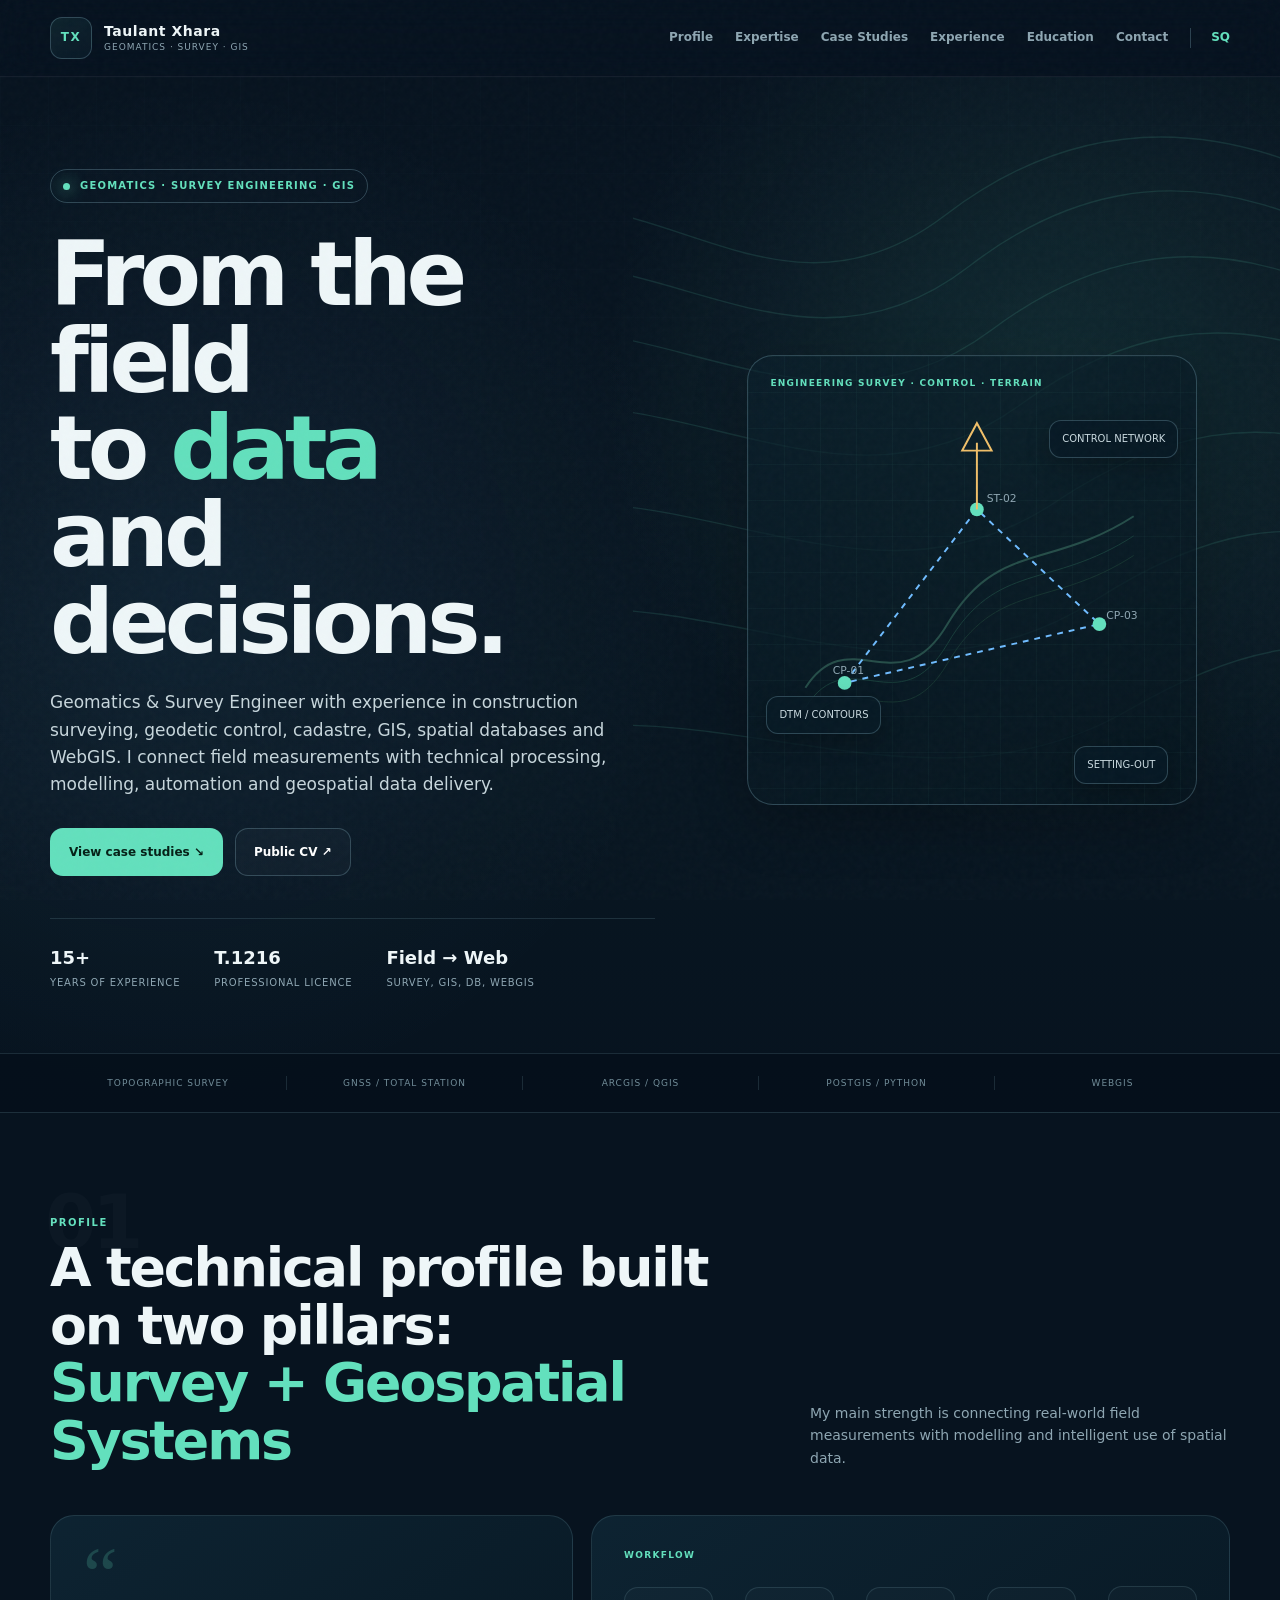
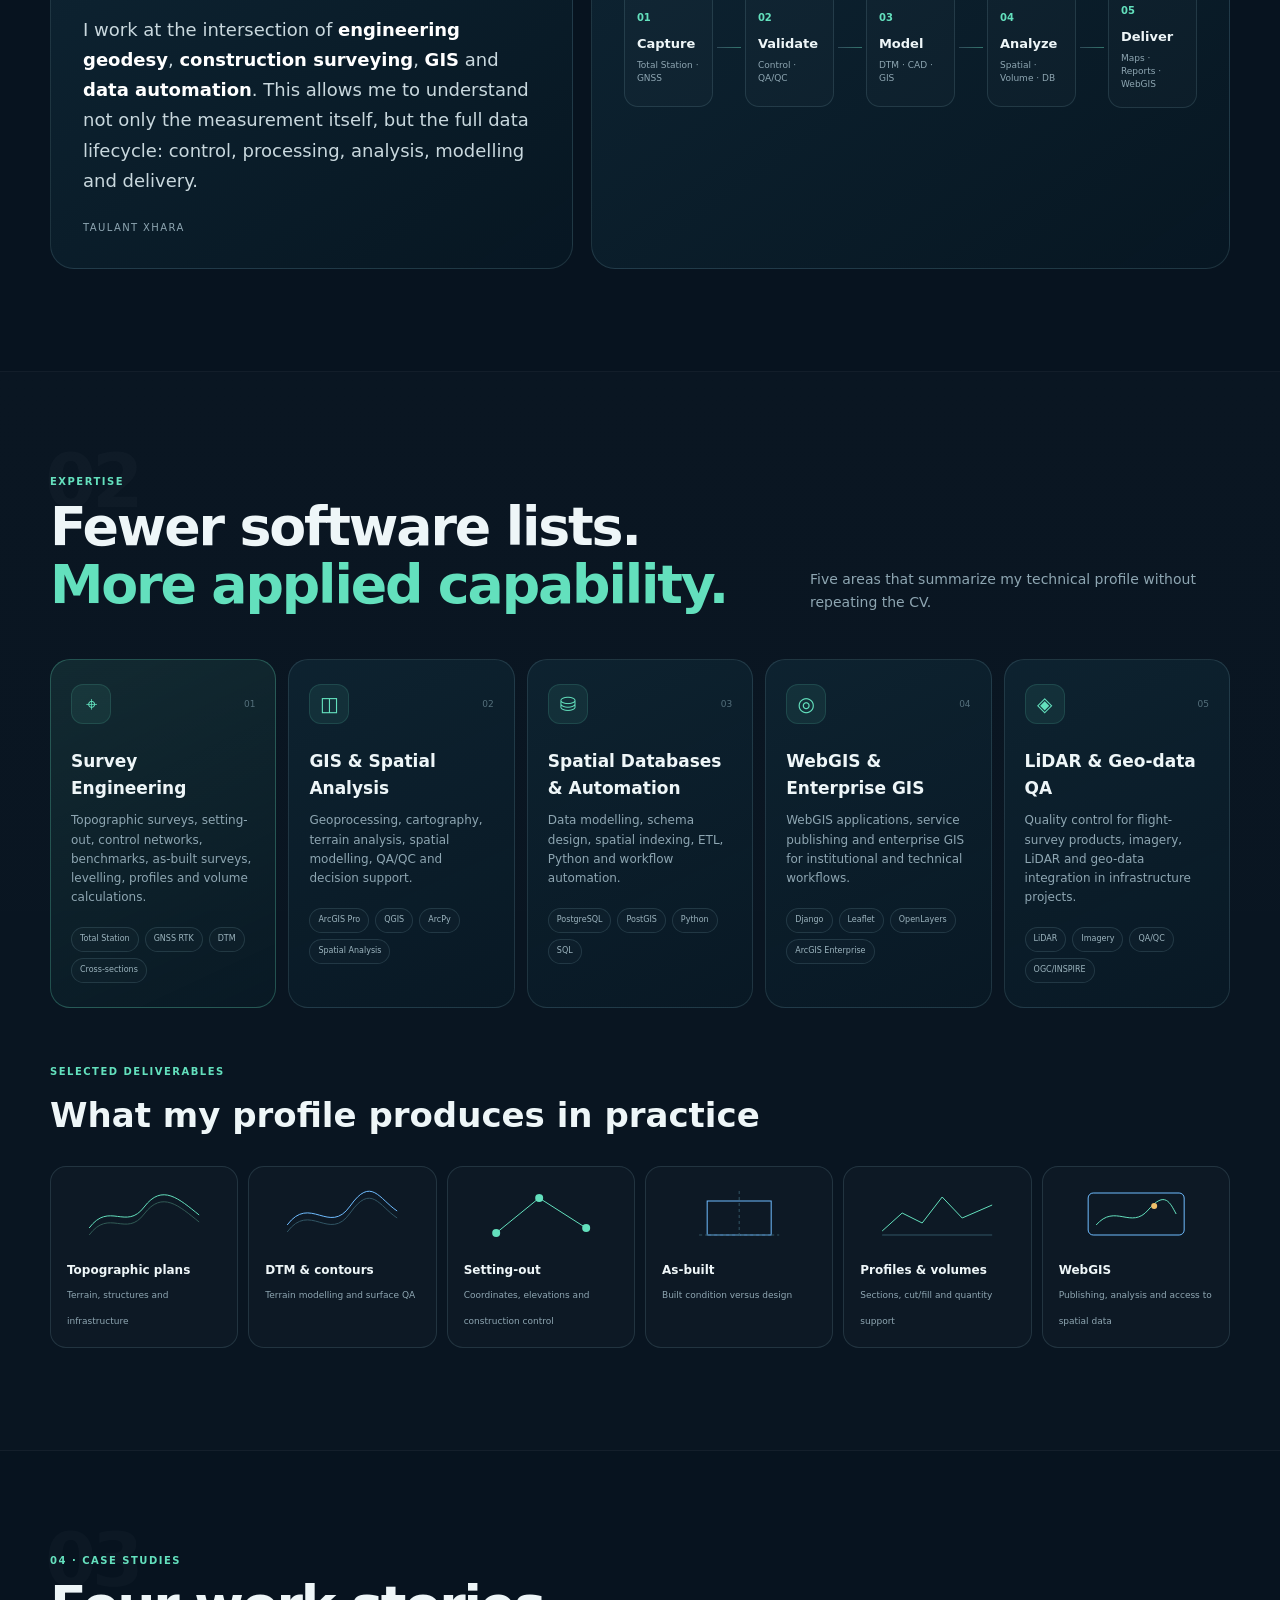
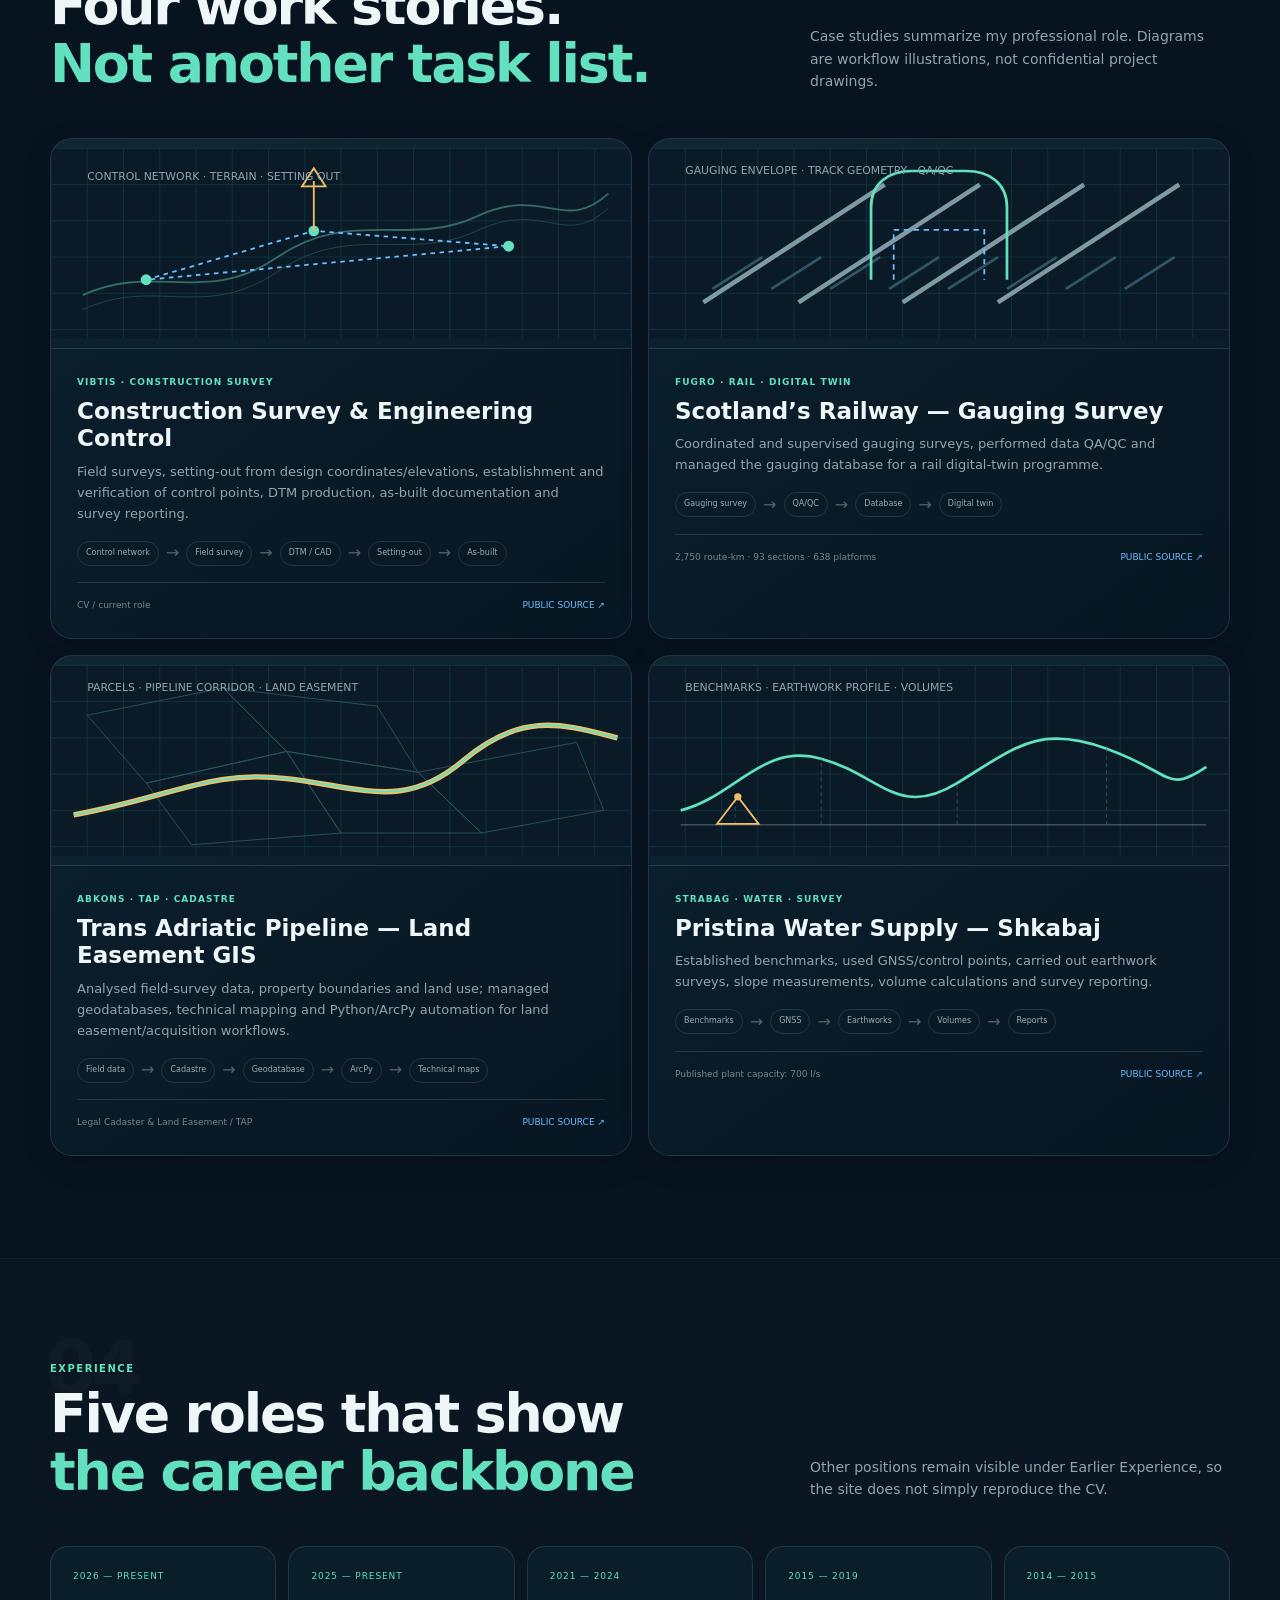
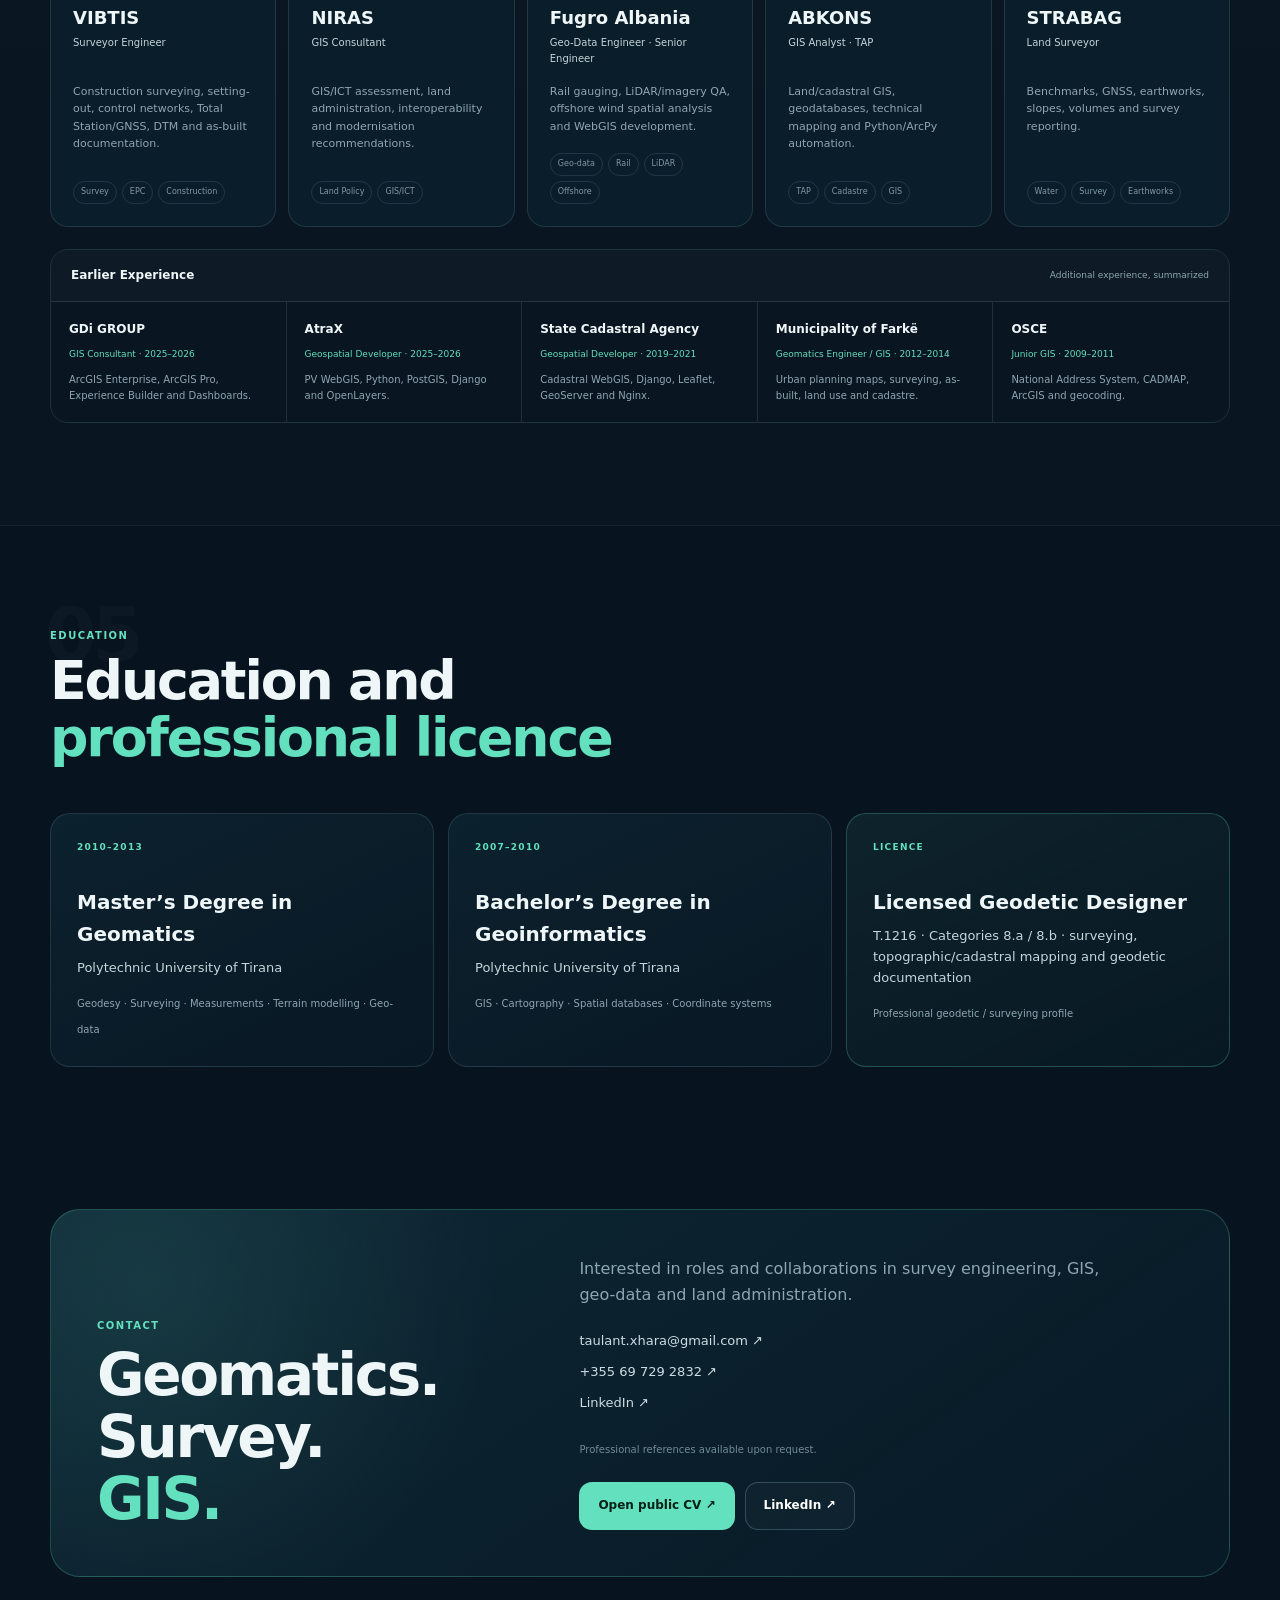
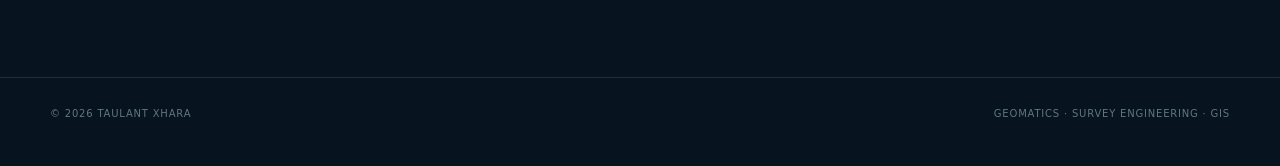
<file: index.html>
<!doctype html>
<html lang="en">
<head>
  <meta charset="utf-8">
  <meta name="viewport" content="width=device-width,initial-scale=1">

  <title>Taulant Xhara — Portfolio</title>

  <meta http-equiv="refresh" content="0; url=en/">

  <link rel="alternate" hreflang="sq" href="sq/">
  <link rel="alternate" hreflang="en" href="en/">

  <link rel="icon" href="assets/favicon.svg">

  <script>
    window.location.replace("en/");
  </script>
</head>

<body style="background:#07131f;color:#eef6f8;font-family:system-ui;padding:40px">

  Redirecting…

  <a style="color:#6fbcff" href="en/">English</a>
  ·
  <a style="color:#63e0bd" href="sq/">Shqip</a>

</body>
</html>
</file>
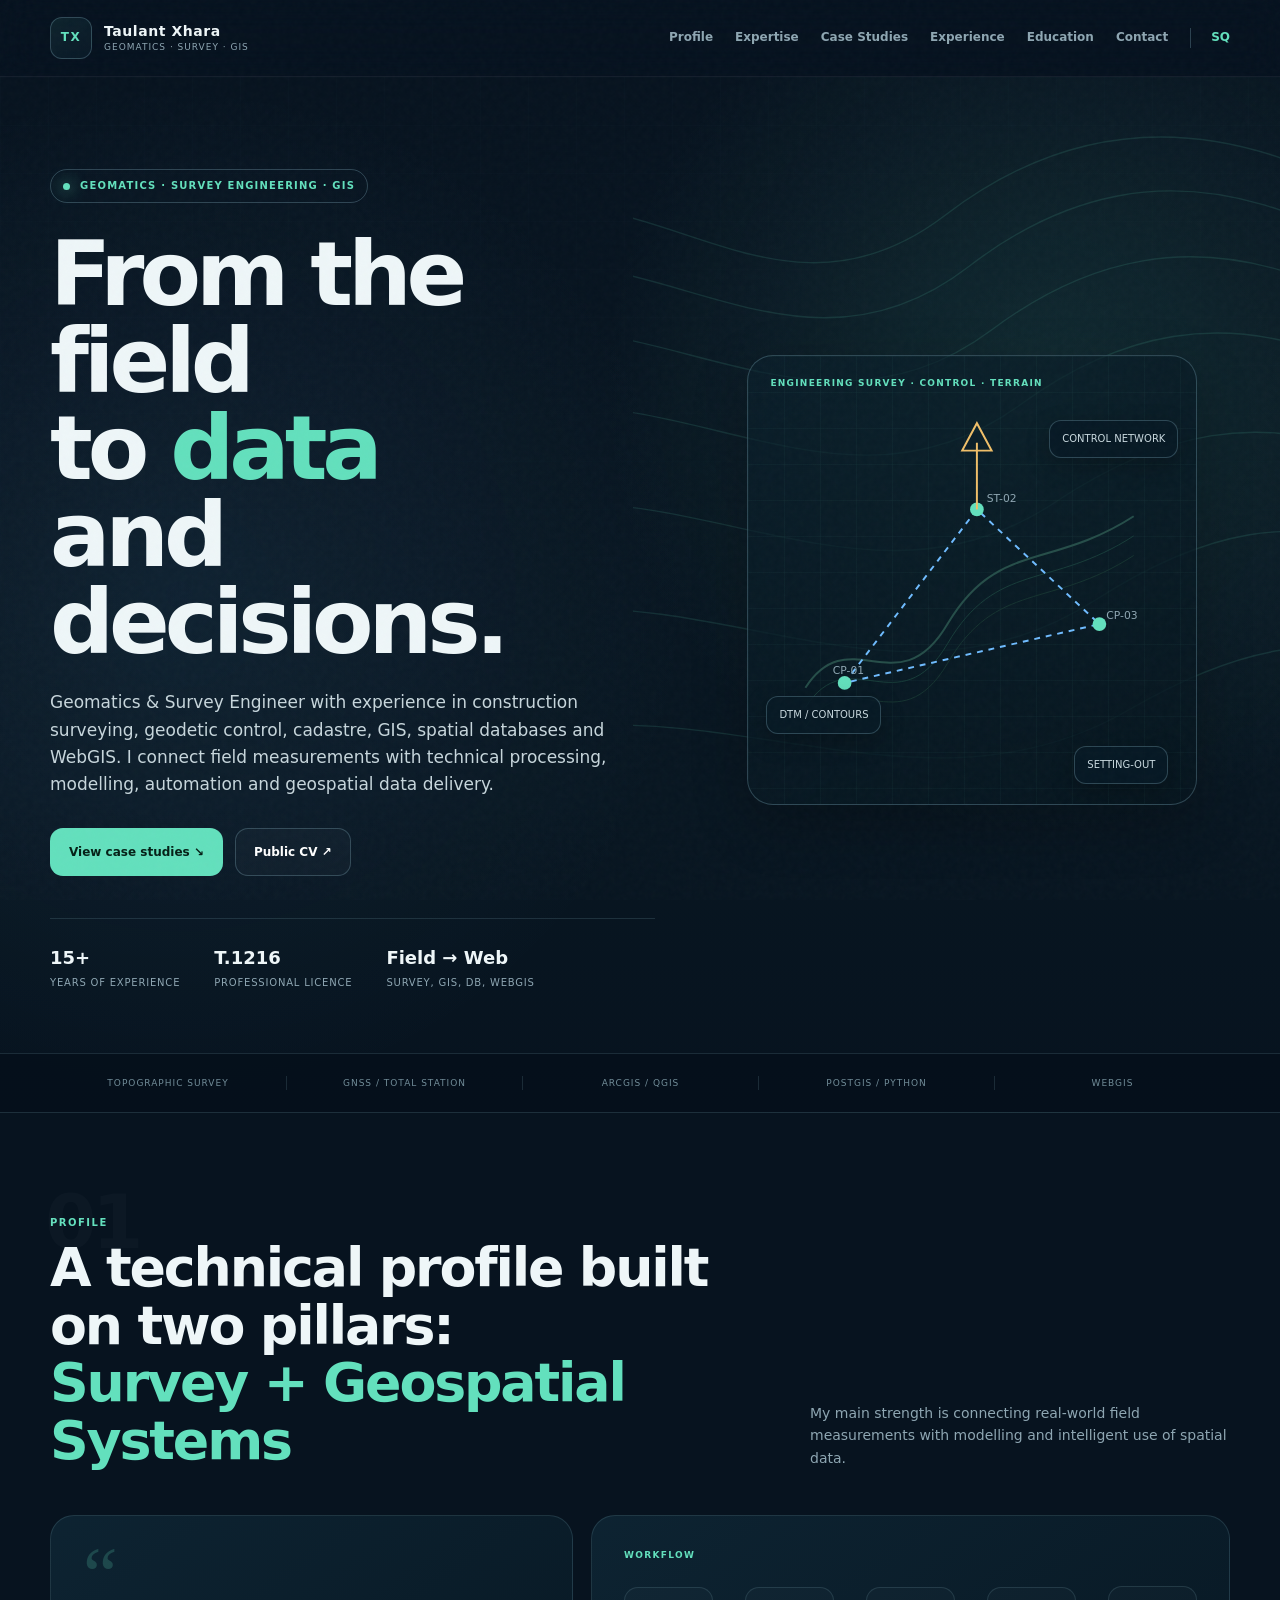
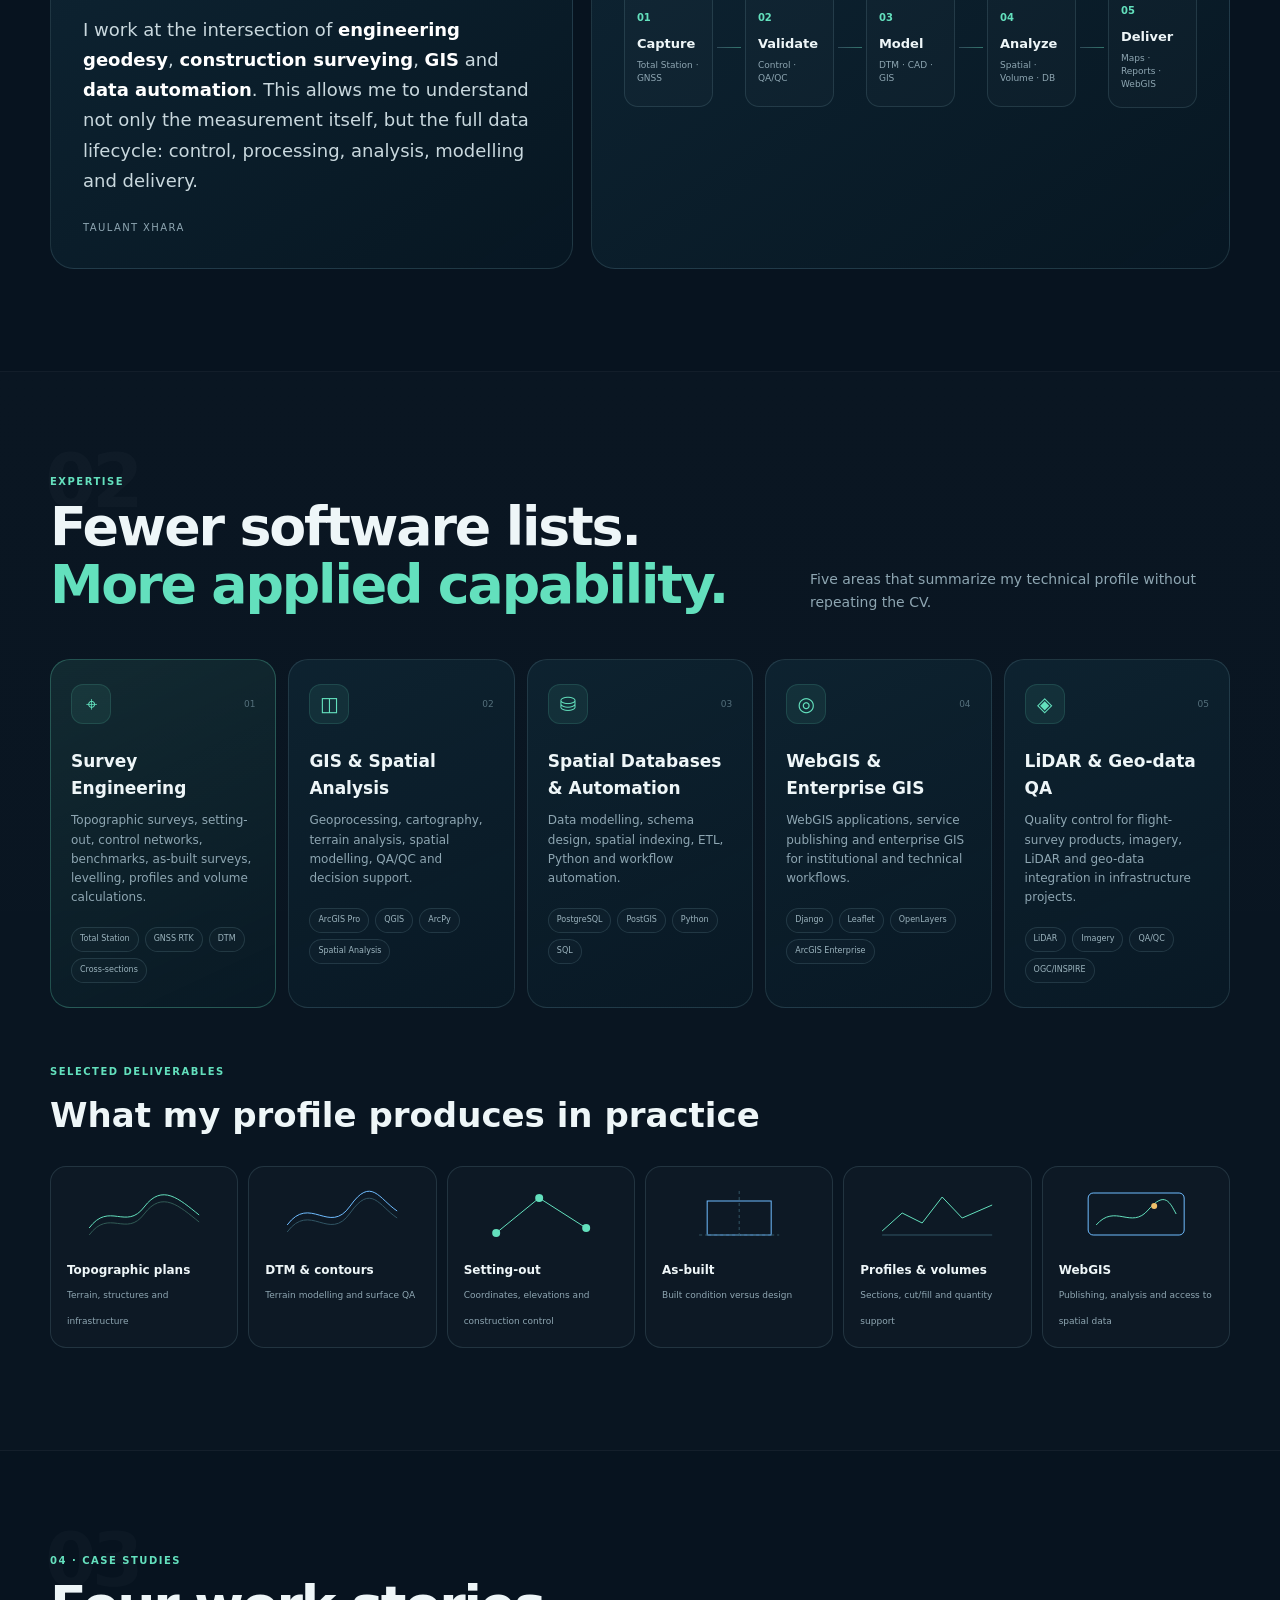
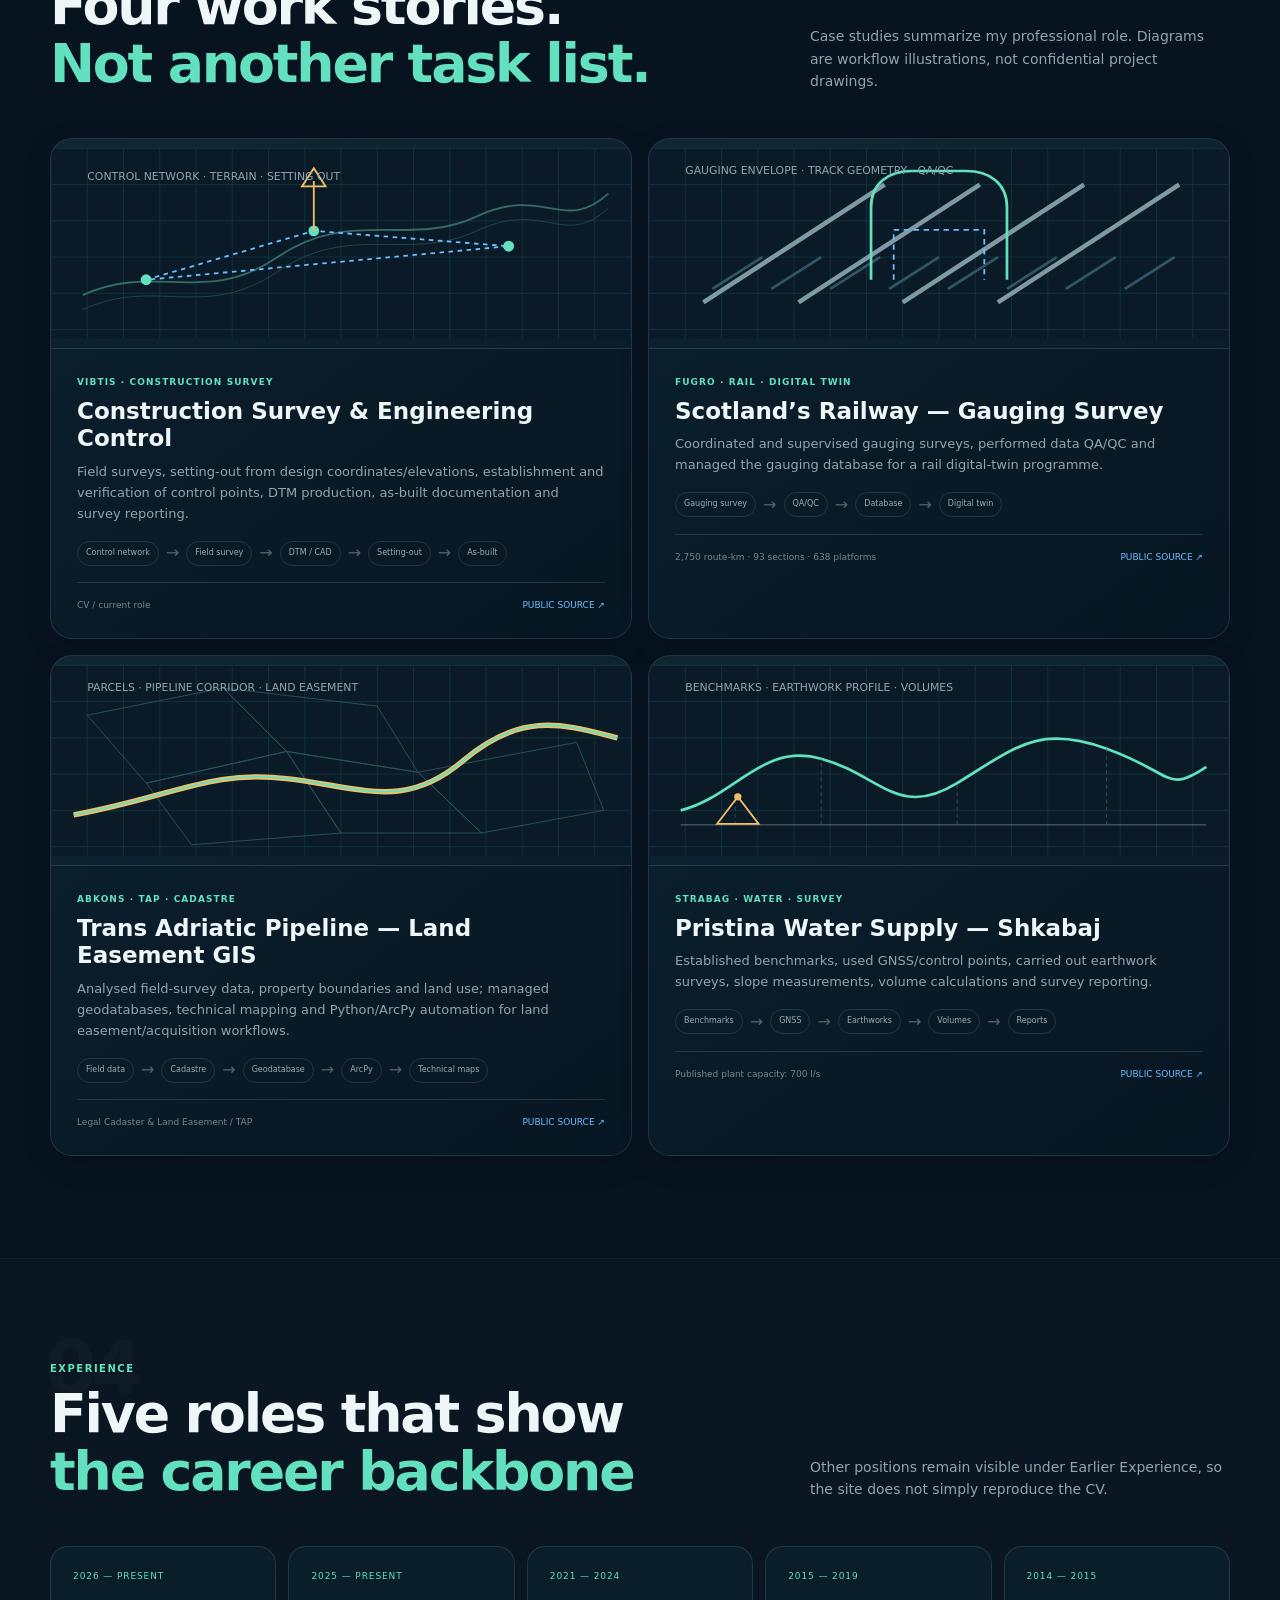
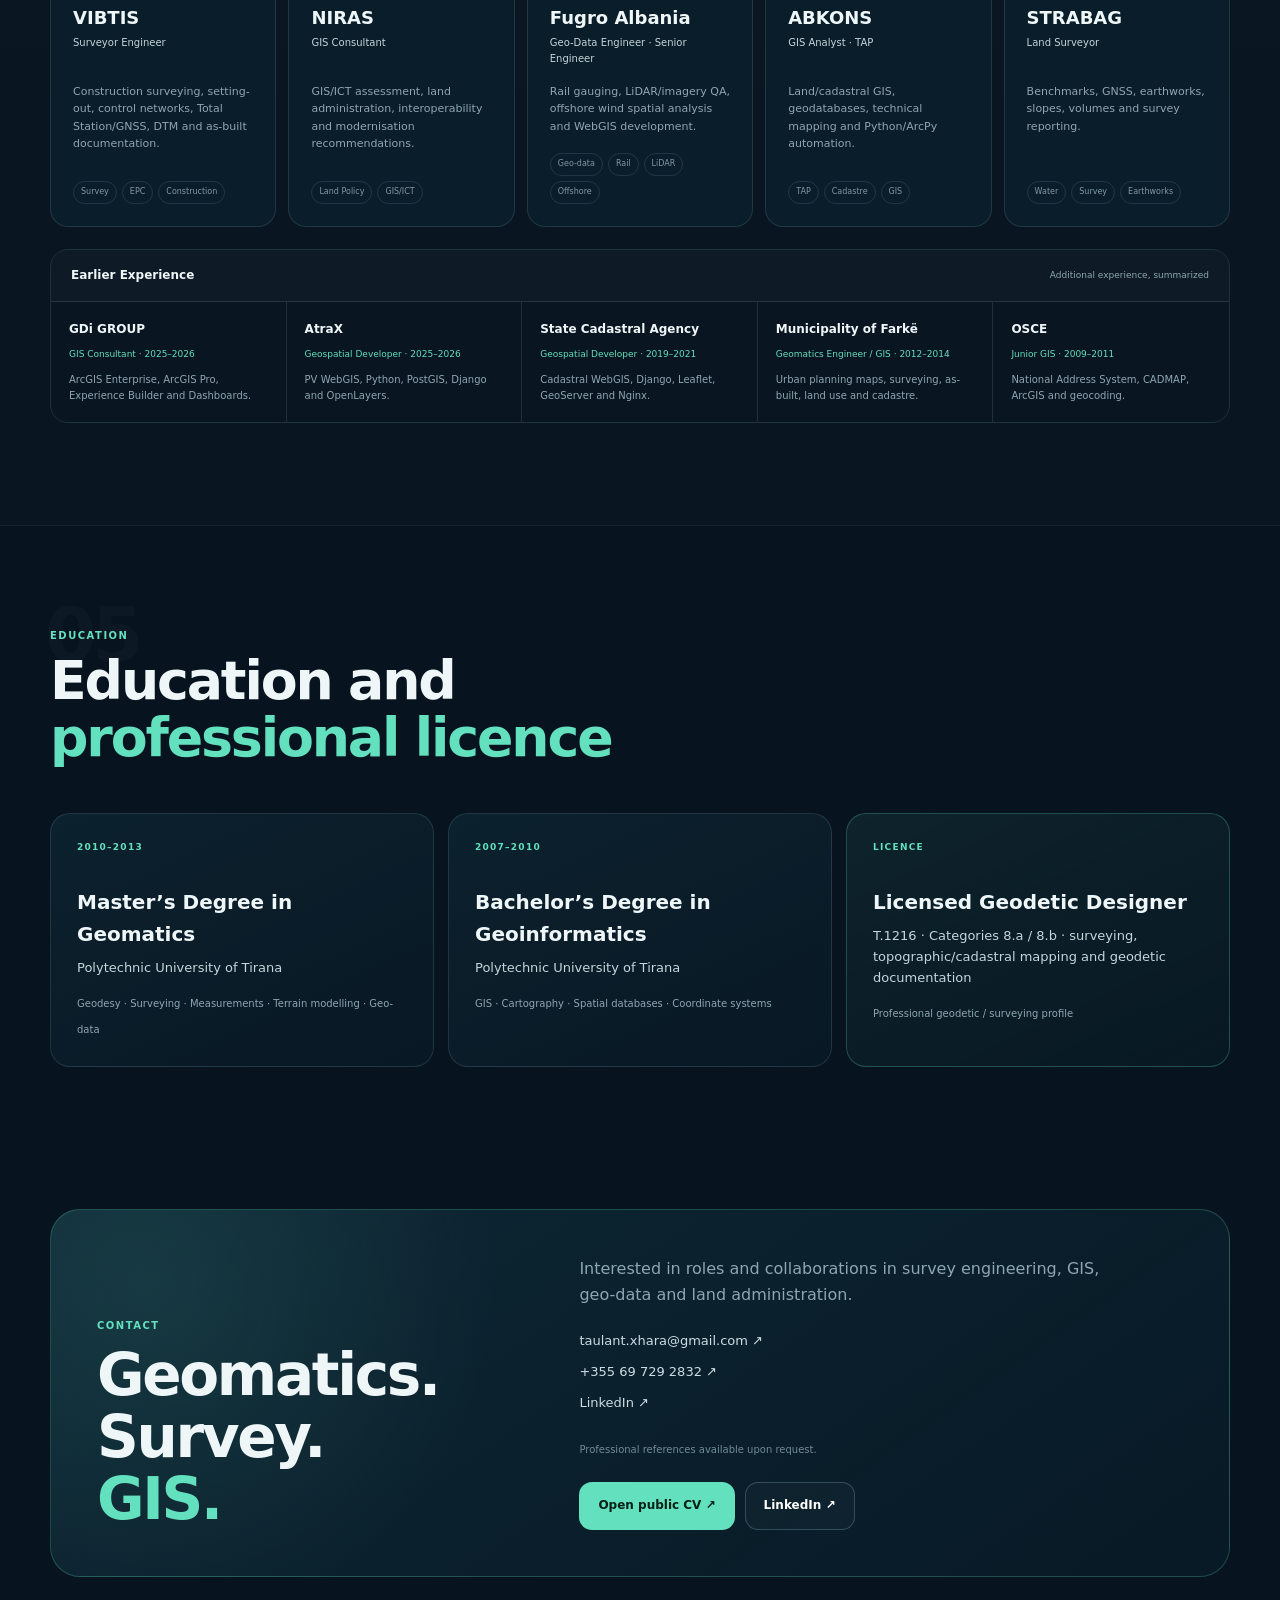
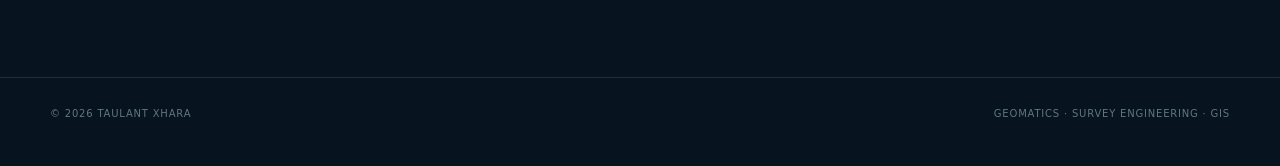
<file: en/index.html>
<!doctype html><html lang="en"><head><meta charset="utf-8"><meta name="viewport" content="width=device-width,initial-scale=1"><title>Taulant Xhara — Geomatics · Survey · GIS</title><meta name="description" content="Taulant Xhara — Geomatics, Survey Engineering, GIS, WebGIS and Spatial Data portfolio."><meta property="og:title" content="Taulant Xhara — Geomatics · Survey · GIS"><meta property="og:description" content="Survey Engineering, Geomatics, GIS and Geo-data portfolio."><meta property="og:image" content="../assets/og-card.png"><meta property="og:type" content="website"><meta name="theme-color" content="#07131f"><link rel="icon" href="../assets/favicon.svg"><link rel="stylesheet" href="../assets/style.css"><link rel="alternate" hreflang="sq" href="../sq/"><link rel="alternate" hreflang="en" href="../en/"><link rel="alternate" hreflang="x-default" href="../sq/"><script type="application/ld+json">{"@context": "https://schema.org", "@type": "Person", "name": "Taulant Xhara", "jobTitle": "Geomatics / Survey Engineer", "url": "https://example.com/en/", "sameAs": ["https://al.linkedin.com/in/taulant-xhara-462a4894"], "alumniOf": {"@type": "CollegeOrUniversity", "name": "Polytechnic University of Tirana"}, "knowsAbout": ["Geomatics", "Surveying", "Engineering Geodesy", "GIS", "WebGIS", "PostGIS", "ArcGIS", "QGIS", "LiDAR"]}</script></head><body>
<nav class="nav"><div class="shell nav-inner"><a href="#top" class="brand"><span class="brand-symbol">TX</span><span class="brand-text"><strong>Taulant Xhara</strong><small>Geomatics · Survey · GIS</small></span></a><button class="menu-btn" aria-label="Menu">☰</button><div class="nav-links"><a href="#profile">Profile</a><a href="#expertise">Expertise</a><a href="#projects">Case Studies</a><a href="#experience">Experience</a><a href="#education">Education</a><a href="#contact">Contact</a><a class="lang-link" href="../sq/">SQ</a></div></div></nav>
<header class="hero" id="top"><div class="grid-bg"></div><div class="contour-bg"></div><div class="shell hero-grid"><div><div class="status-pill"><span class="status-dot"></span>GEOMATICS · SURVEY ENGINEERING · GIS</div><h1>From the field<br>to <span>data</span><br>and decisions.</h1><p class="hero-lead">Geomatics &amp; Survey Engineer with experience in construction surveying, geodetic control, cadastre, GIS, spatial databases and WebGIS. I connect field measurements with technical processing, modelling, automation and geospatial data delivery.</p><div class="hero-actions"><a class="btn btn-primary" href="#projects">View case studies ↘</a><a class="btn btn-secondary" href="cv-public.html">Public CV ↗</a></div><div class="hero-meta"><div><b>15+</b><span>years of experience</span></div><div><b>T.1216</b><span>professional licence</span></div><div><b>Field → Web</b><span>survey, GIS, DB, WebGIS</span></div></div></div><div class="survey-visual"><div class="survey-frame"><div class="visual-label">ENGINEERING SURVEY · CONTROL · TERRAIN</div><svg class="survey-svg" viewBox="0 0 400 400"><g fill="none"><path d="M30 310C75 240 125 330 175 245S280 190 365 135" stroke="#264e49" stroke-width="2"/><path d="M30 330C75 260 125 350 175 265S280 210 365 155" stroke="#183d3a"/><path d="M30 350C75 280 125 370 175 285S280 230 365 175" stroke="#163431"/><path d="M70 305L205 128L330 245Z" stroke="#6fbcff" stroke-width="2" stroke-dasharray="6 6"/><circle cx="70" cy="305" r="7" fill="#63e0bd"/><circle cx="205" cy="128" r="7" fill="#63e0bd"/><circle cx="330" cy="245" r="7" fill="#63e0bd"/><path d="M205 128V60" stroke="#f0bf69" stroke-width="2"/><path d="M190 68h30l-15-28z" stroke="#f0bf69" stroke-width="2"/></g><text x="58" y="296" fill="#8ea6b2" font-size="11">CP-01</text><text x="215" y="120" fill="#8ea6b2" font-size="11">ST-02</text><text x="337" y="240" fill="#8ea6b2" font-size="11">CP-03</text></svg><div class="visual-chip v1">CONTROL NETWORK</div><div class="visual-chip v2">DTM / CONTOURS</div><div class="visual-chip v3">SETTING-OUT</div></div></div></div><div class="hero-strip"><div class="shell strip-grid"><span>TOPOGRAPHIC SURVEY</span><span>GNSS / TOTAL STATION</span><span>ARCGIS / QGIS</span><span>POSTGIS / PYTHON</span><span>WEBGIS</span></div></div></header>
<main>
<section id="profile" class="section"><div class="shell"><div class="section-header"><div><span class="section-index">01</span><p class="eyebrow">PROFILE</p><h2>A technical profile built on two pillars:<br><span>Survey + Geospatial Systems</span></h2></div><p class="section-intro">My main strength is connecting real-world field measurements with modelling and intelligent use of spatial data.</p></div><div class="profile-grid"><article class="statement-card"><div class="quote-mark">“</div><p>I work at the intersection of <b>engineering geodesy</b>, <b>construction surveying</b>, <b>GIS</b> and <b>data automation</b>. This allows me to understand not only the measurement itself, but the full data lifecycle: control, processing, analysis, modelling and delivery.</p><div class="signature">TAULANT XHARA</div></article><article class="workflow-card"><div class="card-label">WORKFLOW</div><div class="workflow-line"><div><b>01</b><span>Capture</span><small>Total Station · GNSS</small></div><i></i><div><b>02</b><span>Validate</span><small>Control · QA/QC</small></div><i></i><div><b>03</b><span>Model</span><small>DTM · CAD · GIS</small></div><i></i><div><b>04</b><span>Analyze</span><small>Spatial · Volume · DB</small></div><i></i><div><b>05</b><span>Deliver</span><small>Maps · Reports · WebGIS</small></div></div></article></div></div></section>
<section id="expertise" class="section alt"><div class="shell"><div class="section-header"><div><span class="section-index">02</span><p class="eyebrow">EXPERTISE</p><h2>Fewer software lists.<br><span>More applied capability.</span></h2></div><p class="section-intro">Five areas that summarize my technical profile without repeating the CV.</p></div><div class="expertise-grid"><article class="expertise-card featured"><div class="card-top"><span class="expertise-icon">⌖</span><span class="expertise-no">01</span></div><h3>Survey Engineering</h3><p>Topographic surveys, setting-out, control networks, benchmarks, as-built surveys, levelling, profiles and volume calculations.</p><div class="chips"><span>Total Station</span><span>GNSS RTK</span><span>DTM</span><span>Cross-sections</span></div></article><article class="expertise-card "><div class="card-top"><span class="expertise-icon">◫</span><span class="expertise-no">02</span></div><h3>GIS &amp; Spatial Analysis</h3><p>Geoprocessing, cartography, terrain analysis, spatial modelling, QA/QC and decision support.</p><div class="chips"><span>ArcGIS Pro</span><span>QGIS</span><span>ArcPy</span><span>Spatial Analysis</span></div></article><article class="expertise-card "><div class="card-top"><span class="expertise-icon">⛁</span><span class="expertise-no">03</span></div><h3>Spatial Databases &amp; Automation</h3><p>Data modelling, schema design, spatial indexing, ETL, Python and workflow automation.</p><div class="chips"><span>PostgreSQL</span><span>PostGIS</span><span>Python</span><span>SQL</span></div></article><article class="expertise-card "><div class="card-top"><span class="expertise-icon">◎</span><span class="expertise-no">04</span></div><h3>WebGIS &amp; Enterprise GIS</h3><p>WebGIS applications, service publishing and enterprise GIS for institutional and technical workflows.</p><div class="chips"><span>Django</span><span>Leaflet</span><span>OpenLayers</span><span>ArcGIS Enterprise</span></div></article><article class="expertise-card "><div class="card-top"><span class="expertise-icon">◈</span><span class="expertise-no">05</span></div><h3>LiDAR &amp; Geo-data QA</h3><p>Quality control for flight-survey products, imagery, LiDAR and geo-data integration in infrastructure projects.</p><div class="chips"><span>LiDAR</span><span>Imagery</span><span>QA/QC</span><span>OGC/INSPIRE</span></div></article></div><div style="height:56px"></div><p class="eyebrow">SELECTED DELIVERABLES</p><h2 style="margin:0 0 24px;font-size:34px">What my profile produces in practice</h2><div class="deliverables"><article class="deliverable"><svg viewBox="0 0 120 60"><path d="M5 45C25 18 42 48 60 24S95 16 115 32" fill="none" stroke="#63e0bd"/><path d="M5 52C25 25 42 55 60 31S95 23 115 39" fill="none" stroke="#315a55"/></svg><b>Topographic plans</b><span>Terrain, structures and infrastructure</span></article><article class="deliverable"><svg viewBox="0 0 120 60"><path d="M5 42C28 11 47 53 68 23S97 16 115 28" fill="none" stroke="#6fbcff"/><path d="M5 49C28 18 47 60 68 30S97 23 115 35" fill="none" stroke="#315564"/></svg><b>DTM &amp; contours</b><span>Terrain modelling and surface QA</span></article><article class="deliverable"><svg viewBox="0 0 120 60"><path d="M15 50L58 15L105 45" fill="none" stroke="#63e0bd"/><circle cx="15" cy="50" r="4" fill="#63e0bd"/><circle cx="58" cy="15" r="4" fill="#63e0bd"/><circle cx="105" cy="45" r="4" fill="#63e0bd"/></svg><b>Setting-out</b><span>Coordinates, elevations and construction control</span></article><article class="deliverable"><svg viewBox="0 0 120 60"><rect x="28" y="18" width="64" height="34" fill="none" stroke="#6fbcff"/><path d="M20 52H100M60 8V56" stroke="#315564" stroke-dasharray="3 3"/></svg><b>As-built</b><span>Built condition versus design</span></article><article class="deliverable"><svg viewBox="0 0 120 60"><path d="M5 48L25 30L45 40L65 14L85 35L115 22" fill="none" stroke="#63e0bd"/><path d="M5 52H115" stroke="#315564"/></svg><b>Profiles &amp; volumes</b><span>Sections, cut/fill and quantity support</span></article><article class="deliverable"><svg viewBox="0 0 120 60"><rect x="12" y="10" width="96" height="42" rx="5" fill="none" stroke="#6fbcff"/><path d="M20 42C39 20 55 47 72 27S94 20 100 31" fill="none" stroke="#63e0bd"/><circle cx="78" cy="23" r="3" fill="#f0bf69"/></svg><b>WebGIS</b><span>Publishing, analysis and access to spatial data</span></article></div></div></section>
<section id="projects" class="section"><div class="shell"><div class="section-header"><div><span class="section-index">03</span><p class="eyebrow">04 · CASE STUDIES</p><h2>Four work stories.<br><span>Not another task list.</span></h2></div><p class="section-intro">Case studies summarize my professional role. Diagrams are workflow illustrations, not confidential project drawings.</p></div><div class="case-grid"><article class="case"><div class="case-visual"><svg viewBox="0 0 640 210" xmlns="http://www.w3.org/2000/svg" role="img"><rect width="640" height="210" fill="#0a1b27"/><path d="M0 0V210" stroke="#123241" stroke-width="1"/><path d="M40 0V210" stroke="#123241" stroke-width="1"/><path d="M80 0V210" stroke="#123241" stroke-width="1"/><path d="M120 0V210" stroke="#123241" stroke-width="1"/><path d="M160 0V210" stroke="#123241" stroke-width="1"/><path d="M200 0V210" stroke="#123241" stroke-width="1"/><path d="M240 0V210" stroke="#123241" stroke-width="1"/><path d="M280 0V210" stroke="#123241" stroke-width="1"/><path d="M320 0V210" stroke="#123241" stroke-width="1"/><path d="M360 0V210" stroke="#123241" stroke-width="1"/><path d="M400 0V210" stroke="#123241" stroke-width="1"/><path d="M440 0V210" stroke="#123241" stroke-width="1"/><path d="M480 0V210" stroke="#123241" stroke-width="1"/><path d="M520 0V210" stroke="#123241" stroke-width="1"/><path d="M560 0V210" stroke="#123241" stroke-width="1"/><path d="M600 0V210" stroke="#123241" stroke-width="1"/><path d="M640 0V210" stroke="#123241" stroke-width="1"/><path d="M0 0H640" stroke="#123241" stroke-width="1"/><path d="M0 40H640" stroke="#123241" stroke-width="1"/><path d="M0 80H640" stroke="#123241" stroke-width="1"/><path d="M0 120H640" stroke="#123241" stroke-width="1"/><path d="M0 160H640" stroke="#123241" stroke-width="1"/><path d="M0 200H640" stroke="#123241" stroke-width="1"/><path d="M35 162 C115 125 170 175 250 120 S395 110 470 75 S565 95 615 50" fill="none" stroke="#356b64" stroke-width="2"/><path d="M35 178 C115 141 170 191 250 136 S395 126 470 91 S565 111 615 66" fill="none" stroke="#234b49"/><path d="M105 145L290 91L505 108L105 145" fill="none" stroke="#6fbcff" stroke-width="2" stroke-dasharray="5 5"/><circle cx="105" cy="145" r="6" fill="#63e0bd"/><circle cx="290" cy="91" r="6" fill="#63e0bd"/><circle cx="505" cy="108" r="6" fill="#63e0bd"/><path d="M290 91V36" stroke="#f0bf69" stroke-width="2"/><path d="M277 42h26l-13-20z" fill="none" stroke="#f0bf69" stroke-width="2"/><text x="40" y="35" fill="#8ea6b2" font-size="12">CONTROL NETWORK · TERRAIN · SETTING OUT</text></svg></div><div class="case-body"><div class="case-kicker">VIBTIS · CONSTRUCTION SURVEY</div><h3>Construction Survey &amp; Engineering Control</h3><p>Field surveys, setting-out from design coordinates/elevations, establishment and verification of control points, DTM production, as-built documentation and survey reporting.</p><div class="case-flow"><span>Control network</span><i>→</i><span>Field survey</span><i>→</i><span>DTM / CAD</span><i>→</i><span>Setting-out</span><i>→</i><span>As-built</span></div><div class="case-footer"><small>CV / current role</small><a class="source-link" href="https://www.vibtis.al/vibtis-epc/" target="_blank" rel="noopener">PUBLIC SOURCE ↗</a></div></div></article><article class="case"><div class="case-visual"><svg viewBox="0 0 640 210" xmlns="http://www.w3.org/2000/svg" role="img"><rect width="640" height="210" fill="#0a1b27"/><path d="M0 0V210" stroke="#123241" stroke-width="1"/><path d="M40 0V210" stroke="#123241" stroke-width="1"/><path d="M80 0V210" stroke="#123241" stroke-width="1"/><path d="M120 0V210" stroke="#123241" stroke-width="1"/><path d="M160 0V210" stroke="#123241" stroke-width="1"/><path d="M200 0V210" stroke="#123241" stroke-width="1"/><path d="M240 0V210" stroke="#123241" stroke-width="1"/><path d="M280 0V210" stroke="#123241" stroke-width="1"/><path d="M320 0V210" stroke="#123241" stroke-width="1"/><path d="M360 0V210" stroke="#123241" stroke-width="1"/><path d="M400 0V210" stroke="#123241" stroke-width="1"/><path d="M440 0V210" stroke="#123241" stroke-width="1"/><path d="M480 0V210" stroke="#123241" stroke-width="1"/><path d="M520 0V210" stroke="#123241" stroke-width="1"/><path d="M560 0V210" stroke="#123241" stroke-width="1"/><path d="M600 0V210" stroke="#123241" stroke-width="1"/><path d="M640 0V210" stroke="#123241" stroke-width="1"/><path d="M0 0H640" stroke="#123241" stroke-width="1"/><path d="M0 40H640" stroke="#123241" stroke-width="1"/><path d="M0 80H640" stroke="#123241" stroke-width="1"/><path d="M0 120H640" stroke="#123241" stroke-width="1"/><path d="M0 160H640" stroke="#123241" stroke-width="1"/><path d="M0 200H640" stroke="#123241" stroke-width="1"/><path d="M60 170L260 40M165 170L365 40" stroke="#7f99a5" stroke-width="5"/><path d="M280 170L480 40M385 170L585 40" stroke="#7f99a5" stroke-width="5"/><g stroke="#335565" stroke-width="3"><path d="M70 155L125 120"/><path d="M135 155L190 120"/><path d="M200 155L255 120"/><path d="M265 155L320 120"/><path d="M330 155L385 120"/><path d="M395 155L450 120"/><path d="M460 155L515 120"/><path d="M525 155L580 120"/></g><path d="M245 145V65C245 38 265 25 290 25H350C375 25 395 38 395 65V145" fill="none" stroke="#63e0bd" stroke-width="3"/><path d="M270 145V90H370V145" fill="none" stroke="#6fbcff" stroke-width="2" stroke-dasharray="6 5"/><text x="40" y="28" fill="#8ea6b2" font-size="12">GAUGING ENVELOPE · TRACK GEOMETRY · QA/QC</text></svg></div><div class="case-body"><div class="case-kicker">FUGRO · RAIL · DIGITAL TWIN</div><h3>Scotland’s Railway — Gauging Survey</h3><p>Coordinated and supervised gauging surveys, performed data QA/QC and managed the gauging database for a rail digital-twin programme.</p><div class="case-flow"><span>Gauging survey</span><i>→</i><span>QA/QC</span><i>→</i><span>Database</span><i>→</i><span>Digital twin</span></div><div class="case-footer"><small>2,750 route-km · 93 sections · 638 platforms</small><a class="source-link" href="https://www.fugro.com/news/business-news/2021/fugro-wins-network-rail-contract-gauging-survey-digital-twin-scotland-railway" target="_blank" rel="noopener">PUBLIC SOURCE ↗</a></div></div></article><article class="case"><div class="case-visual"><svg viewBox="0 0 640 210" xmlns="http://www.w3.org/2000/svg" role="img"><rect width="640" height="210" fill="#0a1b27"/><path d="M0 0V210" stroke="#123241" stroke-width="1"/><path d="M40 0V210" stroke="#123241" stroke-width="1"/><path d="M80 0V210" stroke="#123241" stroke-width="1"/><path d="M120 0V210" stroke="#123241" stroke-width="1"/><path d="M160 0V210" stroke="#123241" stroke-width="1"/><path d="M200 0V210" stroke="#123241" stroke-width="1"/><path d="M240 0V210" stroke="#123241" stroke-width="1"/><path d="M280 0V210" stroke="#123241" stroke-width="1"/><path d="M320 0V210" stroke="#123241" stroke-width="1"/><path d="M360 0V210" stroke="#123241" stroke-width="1"/><path d="M400 0V210" stroke="#123241" stroke-width="1"/><path d="M440 0V210" stroke="#123241" stroke-width="1"/><path d="M480 0V210" stroke="#123241" stroke-width="1"/><path d="M520 0V210" stroke="#123241" stroke-width="1"/><path d="M560 0V210" stroke="#123241" stroke-width="1"/><path d="M600 0V210" stroke="#123241" stroke-width="1"/><path d="M640 0V210" stroke="#123241" stroke-width="1"/><path d="M0 0H640" stroke="#123241" stroke-width="1"/><path d="M0 40H640" stroke="#123241" stroke-width="1"/><path d="M0 80H640" stroke="#123241" stroke-width="1"/><path d="M0 120H640" stroke="#123241" stroke-width="1"/><path d="M0 160H640" stroke="#123241" stroke-width="1"/><path d="M0 200H640" stroke="#123241" stroke-width="1"/><g fill="none" stroke="#2b5360"> <path d="M40 55L190 25L260 95L105 130Z"/><path d="M190 25L360 45L405 118L260 95Z"/><path d="M105 130L260 95L320 185L155 198Z"/><path d="M260 95L405 118L475 185L320 185Z"/><path d="M405 118L580 85L610 160L475 185Z"/></g><path d="M25 165C135 145 175 115 260 125S390 160 455 105S565 65 625 80" fill="none" stroke="#f0bf69" stroke-width="6"/><path d="M25 165C135 145 175 115 260 125S390 160 455 105S565 65 625 80" fill="none" stroke="#63e0bd" stroke-width="2"/><text x="40" y="28" fill="#8ea6b2" font-size="12">PARCELS · PIPELINE CORRIDOR · LAND EASEMENT</text></svg></div><div class="case-body"><div class="case-kicker">ABKONS · TAP · CADASTRE</div><h3>Trans Adriatic Pipeline — Land Easement GIS</h3><p>Analysed field-survey data, property boundaries and land use; managed geodatabases, technical mapping and Python/ArcPy automation for land easement/acquisition workflows.</p><div class="case-flow"><span>Field data</span><i>→</i><span>Cadastre</span><i>→</i><span>Geodatabase</span><i>→</i><span>ArcPy</span><i>→</i><span>Technical maps</span></div><div class="case-footer"><small>Legal Cadaster &amp; Land Easement / TAP</small><a class="source-link" href="https://abkons.com/?page_id=10172" target="_blank" rel="noopener">PUBLIC SOURCE ↗</a></div></div></article><article class="case"><div class="case-visual"><svg viewBox="0 0 640 210" xmlns="http://www.w3.org/2000/svg" role="img"><rect width="640" height="210" fill="#0a1b27"/><path d="M0 0V210" stroke="#123241" stroke-width="1"/><path d="M40 0V210" stroke="#123241" stroke-width="1"/><path d="M80 0V210" stroke="#123241" stroke-width="1"/><path d="M120 0V210" stroke="#123241" stroke-width="1"/><path d="M160 0V210" stroke="#123241" stroke-width="1"/><path d="M200 0V210" stroke="#123241" stroke-width="1"/><path d="M240 0V210" stroke="#123241" stroke-width="1"/><path d="M280 0V210" stroke="#123241" stroke-width="1"/><path d="M320 0V210" stroke="#123241" stroke-width="1"/><path d="M360 0V210" stroke="#123241" stroke-width="1"/><path d="M400 0V210" stroke="#123241" stroke-width="1"/><path d="M440 0V210" stroke="#123241" stroke-width="1"/><path d="M480 0V210" stroke="#123241" stroke-width="1"/><path d="M520 0V210" stroke="#123241" stroke-width="1"/><path d="M560 0V210" stroke="#123241" stroke-width="1"/><path d="M600 0V210" stroke="#123241" stroke-width="1"/><path d="M640 0V210" stroke="#123241" stroke-width="1"/><path d="M0 0H640" stroke="#123241" stroke-width="1"/><path d="M0 40H640" stroke="#123241" stroke-width="1"/><path d="M0 80H640" stroke="#123241" stroke-width="1"/><path d="M0 120H640" stroke="#123241" stroke-width="1"/><path d="M0 160H640" stroke="#123241" stroke-width="1"/><path d="M0 200H640" stroke="#123241" stroke-width="1"/><path d="M35 160C95 145 125 85 190 103S275 170 340 130S430 65 505 92S570 142 615 112" fill="none" stroke="#63e0bd" stroke-width="3"/><path d="M35 176H615" stroke="#5d7680"/><path d="M95 176V142M190 176V103M340 176V130M505 176V92" stroke="#335565" stroke-dasharray="4 4"/><path d="M75 175L98 145L121 175Z" fill="none" stroke="#f0bf69" stroke-width="2"/><circle cx="98" cy="145" r="4" fill="#f0bf69"/><text x="40" y="28" fill="#8ea6b2" font-size="12">BENCHMARKS · EARTHWORK PROFILE · VOLUMES</text></svg></div><div class="case-body"><div class="case-kicker">STRABAG · WATER · SURVEY</div><h3>Pristina Water Supply — Shkabaj</h3><p>Established benchmarks, used GNSS/control points, carried out earthwork surveys, slope measurements, volume calculations and survey reporting.</p><div class="case-flow"><span>Benchmarks</span><i>→</i><span>GNSS</span><i>→</i><span>Earthworks</span><i>→</i><span>Volumes</span><i>→</i><span>Reports</span></div><div class="case-footer"><small>Published plant capacity: 700 l/s</small><a class="source-link" href="https://energy.strabag.com/en/projects/shkabaj-pristina" target="_blank" rel="noopener">PUBLIC SOURCE ↗</a></div></div></article></div></div></section>
<section id="experience" class="section alt"><div class="shell"><div class="section-header"><div><span class="section-index">04</span><p class="eyebrow">EXPERIENCE</p><h2>Five roles that show<br><span>the career backbone</span></h2></div><p class="section-intro">Other positions remain visible under Earlier Experience, so the site does not simply reproduce the CV.</p></div><div class="xp-primary"><article class="xp-card"><div class="xp-date">2026 — PRESENT</div><h3>VIBTIS</h3><div class="xp-role">Surveyor Engineer</div><p>Construction surveying, setting-out, control networks, Total Station/GNSS, DTM and as-built documentation.</p><div class="xp-tags"><span>Survey</span><span>EPC</span><span>Construction</span></div></article><article class="xp-card"><div class="xp-date">2025 — PRESENT</div><h3>NIRAS</h3><div class="xp-role">GIS Consultant</div><p>GIS/ICT assessment, land administration, interoperability and modernisation recommendations.</p><div class="xp-tags"><span>Land Policy</span><span>GIS/ICT</span></div></article><article class="xp-card"><div class="xp-date">2021 — 2024</div><h3>Fugro Albania</h3><div class="xp-role">Geo-Data Engineer · Senior Engineer</div><p>Rail gauging, LiDAR/imagery QA, offshore wind spatial analysis and WebGIS development.</p><div class="xp-tags"><span>Geo-data</span><span>Rail</span><span>LiDAR</span><span>Offshore</span></div></article><article class="xp-card"><div class="xp-date">2015 — 2019</div><h3>ABKONS</h3><div class="xp-role">GIS Analyst · TAP</div><p>Land/cadastral GIS, geodatabases, technical mapping and Python/ArcPy automation.</p><div class="xp-tags"><span>TAP</span><span>Cadastre</span><span>GIS</span></div></article><article class="xp-card"><div class="xp-date">2014 — 2015</div><h3>STRABAG</h3><div class="xp-role">Land Surveyor</div><p>Benchmarks, GNSS, earthworks, slopes, volumes and survey reporting.</p><div class="xp-tags"><span>Water</span><span>Survey</span><span>Earthworks</span></div></article></div><div class="earlier"><div class="earlier-head"><b>Earlier Experience</b><span>Additional experience, summarized</span></div><div class="earlier-grid"><article class="earlier-item"><b>GDi GROUP</b><span>GIS Consultant · 2025–2026</span><p>ArcGIS Enterprise, ArcGIS Pro, Experience Builder and Dashboards.</p></article><article class="earlier-item"><b>AtraX</b><span>Geospatial Developer · 2025–2026</span><p>PV WebGIS, Python, PostGIS, Django and OpenLayers.</p></article><article class="earlier-item"><b>State Cadastral Agency</b><span>Geospatial Developer · 2019–2021</span><p>Cadastral WebGIS, Django, Leaflet, GeoServer and Nginx.</p></article><article class="earlier-item"><b>Municipality of Farkë</b><span>Geomatics Engineer / GIS · 2012–2014</span><p>Urban planning maps, surveying, as-built, land use and cadastre.</p></article><article class="earlier-item"><b>OSCE</b><span>Junior GIS · 2009–2011</span><p>National Address System, CADMAP, ArcGIS and geocoding.</p></article></div></div></div></section>
<section id="education" class="section"><div class="shell"><div class="section-header"><div><span class="section-index">05</span><p class="eyebrow">EDUCATION</p><h2>Education and <span>professional licence</span></h2></div></div><div class="education-grid"><article class="edu-card"><div class="edu-year">2010–2013</div><h3>Master’s Degree in Geomatics</h3><p>Polytechnic University of Tirana</p><small>Geodesy · Surveying · Measurements · Terrain modelling · Geo-data</small></article><article class="edu-card"><div class="edu-year">2007–2010</div><h3>Bachelor’s Degree in Geoinformatics</h3><p>Polytechnic University of Tirana</p><small>GIS · Cartography · Spatial databases · Coordinate systems</small></article><article class="edu-card license-card"><div class="edu-year">LICENCE</div><h3>Licensed Geodetic Designer</h3><p>T.1216 · Categories 8.a / 8.b · surveying, topographic/cadastral mapping and geodetic documentation</p><small>Professional geodetic / surveying profile</small></article></div></div></section>
<section id="contact" class="contact-section"><div class="shell contact-card"><div><p class="eyebrow">CONTACT</p><h2>Geomatics.<br>Survey.<br><span>GIS.</span></h2></div><div class="contact-right"><p>Interested in roles and collaborations in survey engineering, GIS, geo-data and land administration.</p><div class="contact-links"><a href="mailto:taulant.xhara@gmail.com">taulant.xhara@gmail.com ↗</a><a href="tel:+355697292832">+355 69 729 2832 ↗</a><a href="https://al.linkedin.com/in/taulant-xhara-462a4894" target="_blank" rel="noopener">LinkedIn ↗</a></div><div class="reference-note">Professional references available upon request.</div><div class="contact-buttons"><a class="btn btn-primary" href="cv-public.html">Open public CV ↗</a><a class="btn btn-secondary" href="https://al.linkedin.com/in/taulant-xhara-462a4894" target="_blank" rel="noopener">LinkedIn ↗</a></div></div></div></section></main><footer><div class="shell footer-inner"><span>© <span id="year"></span> Taulant Xhara</span><span>Geomatics · Survey Engineering · GIS</span></div></footer><script src="../assets/site.js"></script></body></html>
</file>
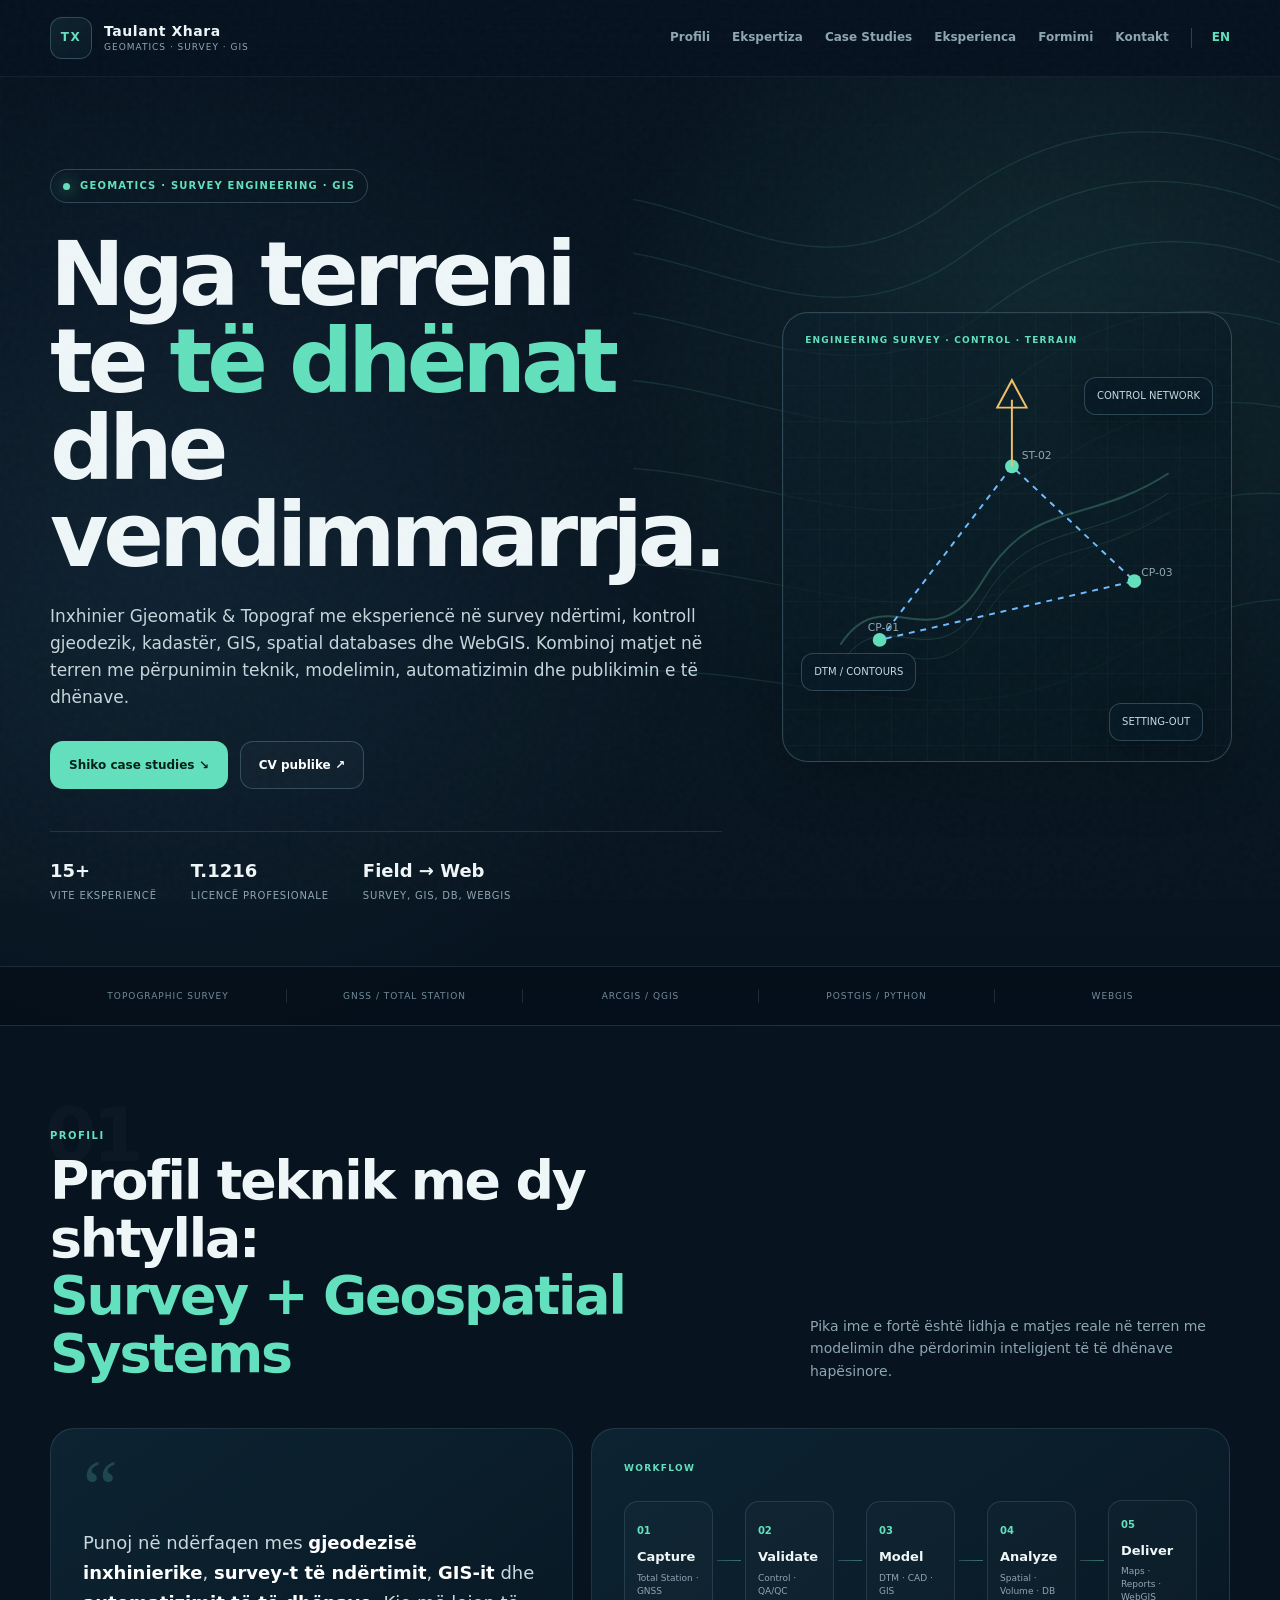
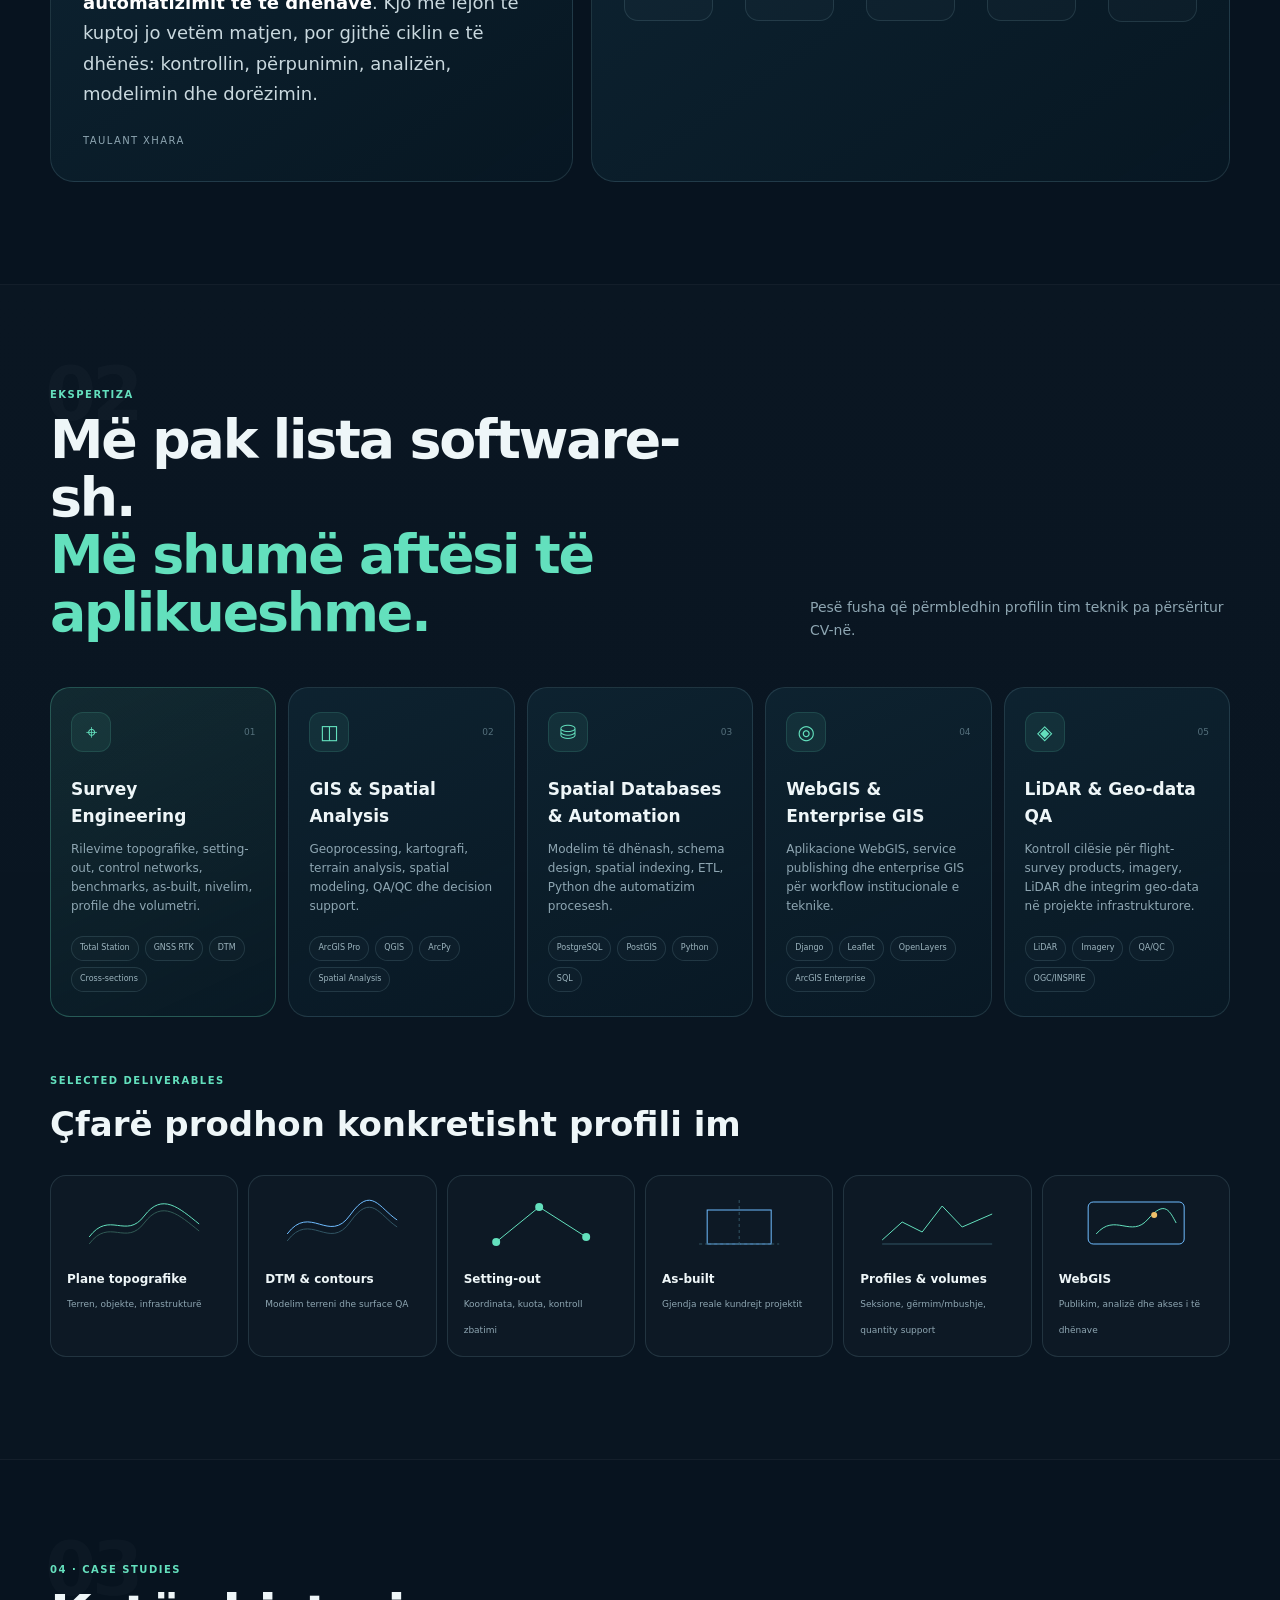
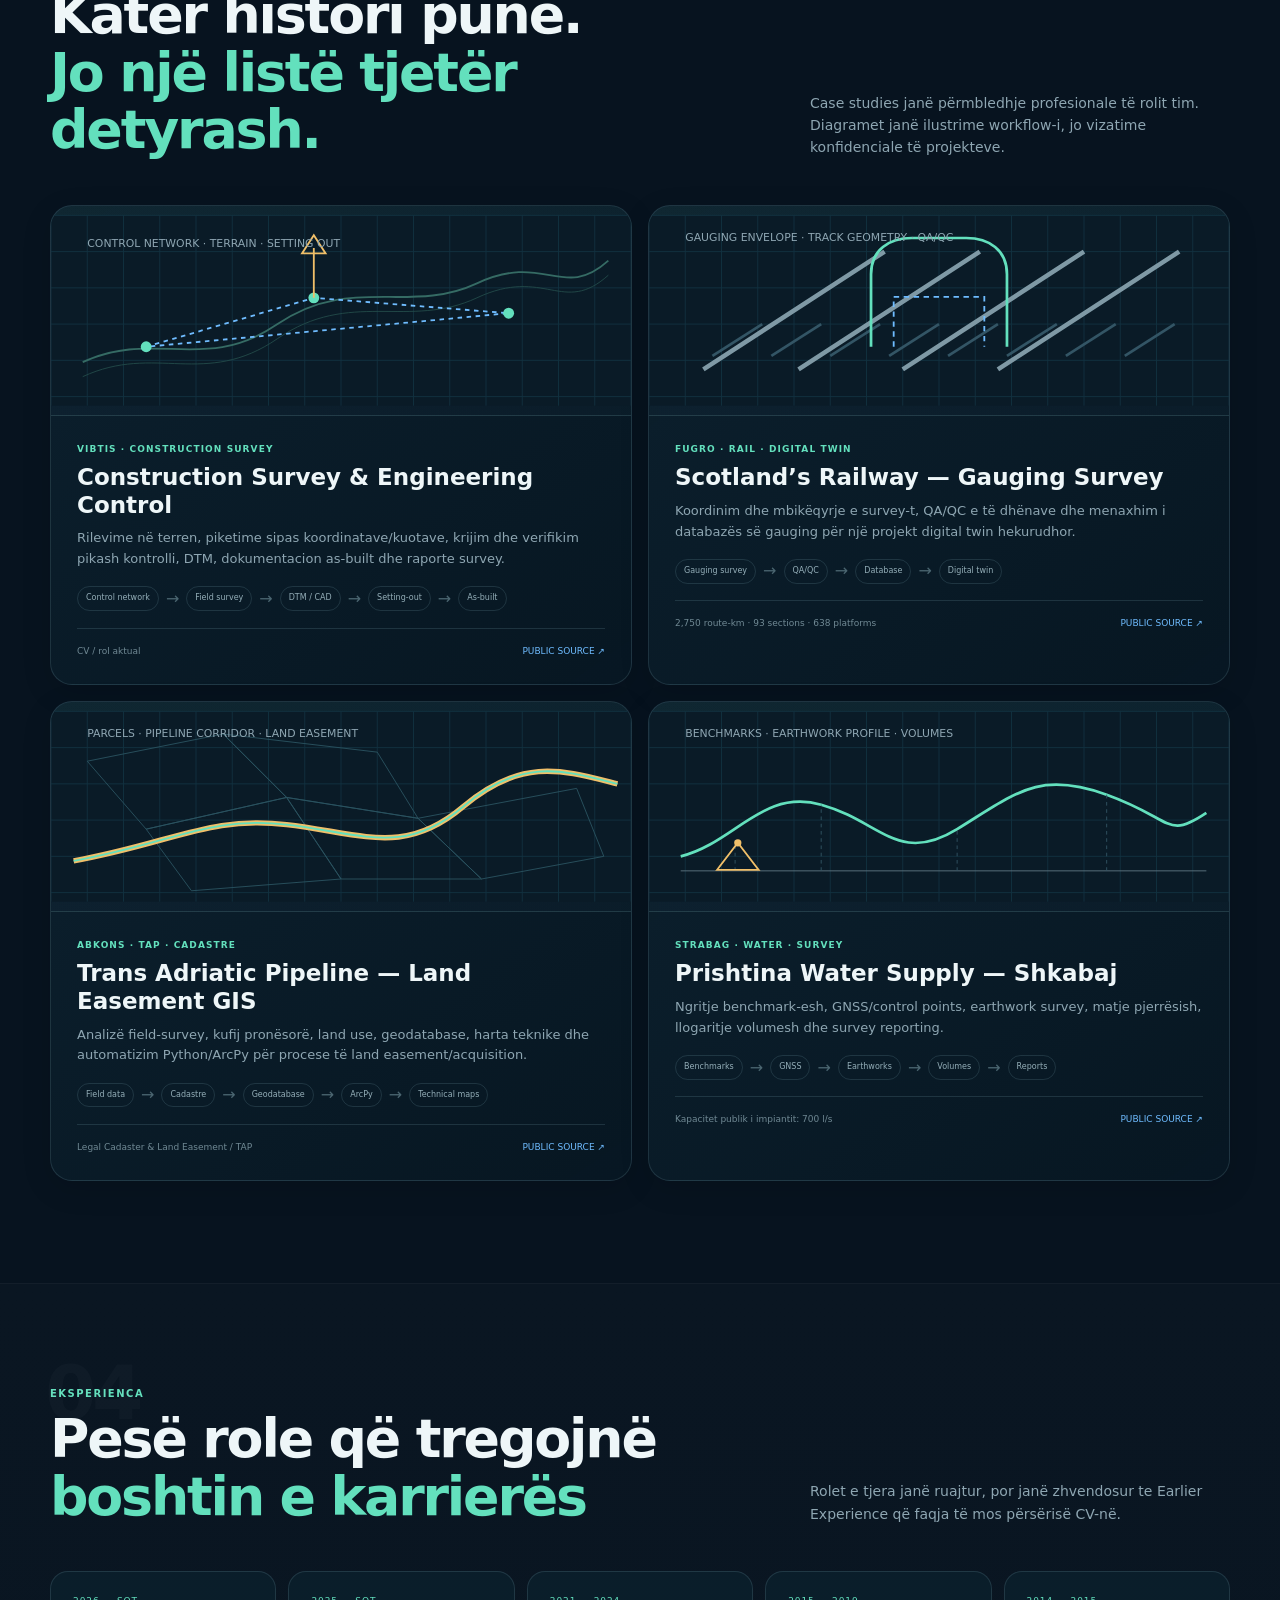
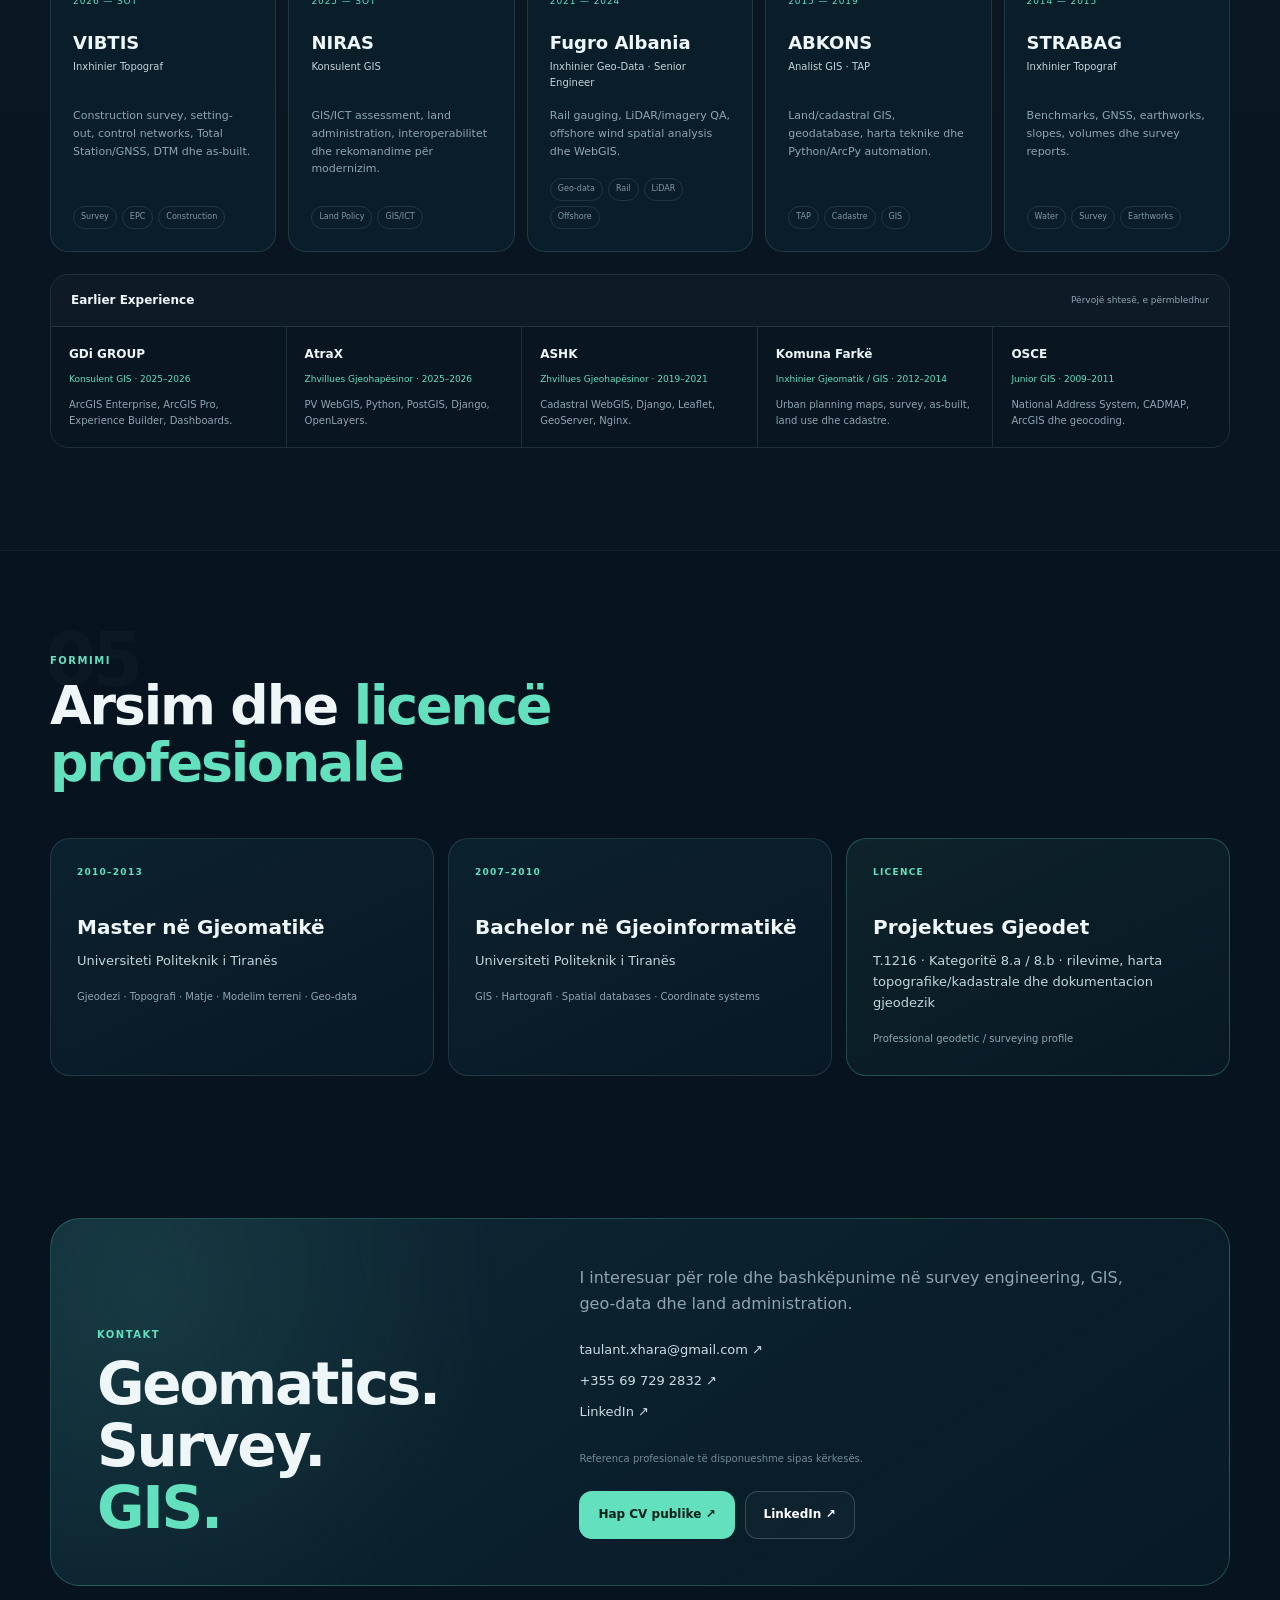
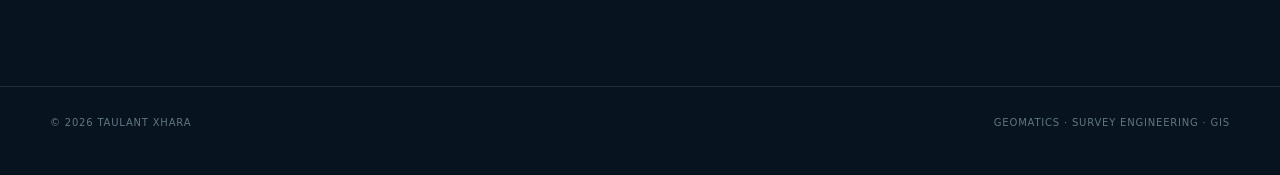
<file: sq/index.html>
<!doctype html><html lang="sq"><head><meta charset="utf-8"><meta name="viewport" content="width=device-width,initial-scale=1"><title>Taulant Xhara — Geomatics · Survey · GIS</title><meta name="description" content="Taulant Xhara — Geomatics, Survey Engineering, GIS, WebGIS and Spatial Data portfolio."><meta property="og:title" content="Taulant Xhara — Geomatics · Survey · GIS"><meta property="og:description" content="Survey Engineering, Geomatics, GIS and Geo-data portfolio."><meta property="og:image" content="../assets/og-card.png"><meta property="og:type" content="website"><meta name="theme-color" content="#07131f"><link rel="icon" href="../assets/favicon.svg"><link rel="stylesheet" href="../assets/style.css"><link rel="alternate" hreflang="sq" href="../sq/"><link rel="alternate" hreflang="en" href="../en/"><link rel="alternate" hreflang="x-default" href="../sq/"><script type="application/ld+json">{"@context": "https://schema.org", "@type": "Person", "name": "Taulant Xhara", "jobTitle": "Geomatics / Survey Engineer", "url": "https://example.com/sq/", "sameAs": ["https://al.linkedin.com/in/taulant-xhara-462a4894"], "alumniOf": {"@type": "CollegeOrUniversity", "name": "Polytechnic University of Tirana"}, "knowsAbout": ["Geomatics", "Surveying", "Engineering Geodesy", "GIS", "WebGIS", "PostGIS", "ArcGIS", "QGIS", "LiDAR"]}</script></head><body>
<nav class="nav"><div class="shell nav-inner"><a href="#top" class="brand"><span class="brand-symbol">TX</span><span class="brand-text"><strong>Taulant Xhara</strong><small>Geomatics · Survey · GIS</small></span></a><button class="menu-btn" aria-label="Menu">☰</button><div class="nav-links"><a href="#profile">Profili</a><a href="#expertise">Ekspertiza</a><a href="#projects">Case Studies</a><a href="#experience">Eksperienca</a><a href="#education">Formimi</a><a href="#contact">Kontakt</a><a class="lang-link" href="../en/">EN</a></div></div></nav>
<header class="hero" id="top"><div class="grid-bg"></div><div class="contour-bg"></div><div class="shell hero-grid"><div><div class="status-pill"><span class="status-dot"></span>GEOMATICS · SURVEY ENGINEERING · GIS</div><h1>Nga terreni<br>te <span>të dhënat</span><br>dhe vendimmarrja.</h1><p class="hero-lead">Inxhinier Gjeomatik &amp; Topograf me eksperiencë në survey ndërtimi, kontroll gjeodezik, kadastër, GIS, spatial databases dhe WebGIS. Kombinoj matjet në terren me përpunimin teknik, modelimin, automatizimin dhe publikimin e të dhënave.</p><div class="hero-actions"><a class="btn btn-primary" href="#projects">Shiko case studies ↘</a><a class="btn btn-secondary" href="cv-public.html">CV publike ↗</a></div><div class="hero-meta"><div><b>15+</b><span>vite eksperiencë</span></div><div><b>T.1216</b><span>licencë profesionale</span></div><div><b>Field → Web</b><span>survey, GIS, DB, WebGIS</span></div></div></div><div class="survey-visual"><div class="survey-frame"><div class="visual-label">ENGINEERING SURVEY · CONTROL · TERRAIN</div><svg class="survey-svg" viewBox="0 0 400 400"><g fill="none"><path d="M30 310C75 240 125 330 175 245S280 190 365 135" stroke="#264e49" stroke-width="2"/><path d="M30 330C75 260 125 350 175 265S280 210 365 155" stroke="#183d3a"/><path d="M30 350C75 280 125 370 175 285S280 230 365 175" stroke="#163431"/><path d="M70 305L205 128L330 245Z" stroke="#6fbcff" stroke-width="2" stroke-dasharray="6 6"/><circle cx="70" cy="305" r="7" fill="#63e0bd"/><circle cx="205" cy="128" r="7" fill="#63e0bd"/><circle cx="330" cy="245" r="7" fill="#63e0bd"/><path d="M205 128V60" stroke="#f0bf69" stroke-width="2"/><path d="M190 68h30l-15-28z" stroke="#f0bf69" stroke-width="2"/></g><text x="58" y="296" fill="#8ea6b2" font-size="11">CP-01</text><text x="215" y="120" fill="#8ea6b2" font-size="11">ST-02</text><text x="337" y="240" fill="#8ea6b2" font-size="11">CP-03</text></svg><div class="visual-chip v1">CONTROL NETWORK</div><div class="visual-chip v2">DTM / CONTOURS</div><div class="visual-chip v3">SETTING-OUT</div></div></div></div><div class="hero-strip"><div class="shell strip-grid"><span>TOPOGRAPHIC SURVEY</span><span>GNSS / TOTAL STATION</span><span>ARCGIS / QGIS</span><span>POSTGIS / PYTHON</span><span>WEBGIS</span></div></div></header>
<main>
<section id="profile" class="section"><div class="shell"><div class="section-header"><div><span class="section-index">01</span><p class="eyebrow">PROFILI</p><h2>Profil teknik me dy shtylla:<br><span>Survey + Geospatial Systems</span></h2></div><p class="section-intro">Pika ime e fortë është lidhja e matjes reale në terren me modelimin dhe përdorimin inteligjent të të dhënave hapësinore.</p></div><div class="profile-grid"><article class="statement-card"><div class="quote-mark">“</div><p>Punoj në ndërfaqen mes <b>gjeodezisë inxhinierike</b>, <b>survey-t të ndërtimit</b>, <b>GIS-it</b> dhe <b>automatizimit të të dhënave</b>. Kjo më lejon të kuptoj jo vetëm matjen, por gjithë ciklin e të dhënës: kontrollin, përpunimin, analizën, modelimin dhe dorëzimin.</p><div class="signature">TAULANT XHARA</div></article><article class="workflow-card"><div class="card-label">WORKFLOW</div><div class="workflow-line"><div><b>01</b><span>Capture</span><small>Total Station · GNSS</small></div><i></i><div><b>02</b><span>Validate</span><small>Control · QA/QC</small></div><i></i><div><b>03</b><span>Model</span><small>DTM · CAD · GIS</small></div><i></i><div><b>04</b><span>Analyze</span><small>Spatial · Volume · DB</small></div><i></i><div><b>05</b><span>Deliver</span><small>Maps · Reports · WebGIS</small></div></div></article></div></div></section>
<section id="expertise" class="section alt"><div class="shell"><div class="section-header"><div><span class="section-index">02</span><p class="eyebrow">EKSPERTIZA</p><h2>Më pak lista software-sh.<br><span>Më shumë aftësi të aplikueshme.</span></h2></div><p class="section-intro">Pesë fusha që përmbledhin profilin tim teknik pa përsëritur CV-në.</p></div><div class="expertise-grid"><article class="expertise-card featured"><div class="card-top"><span class="expertise-icon">⌖</span><span class="expertise-no">01</span></div><h3>Survey Engineering</h3><p>Rilevime topografike, setting-out, control networks, benchmarks, as-built, nivelim, profile dhe volumetri.</p><div class="chips"><span>Total Station</span><span>GNSS RTK</span><span>DTM</span><span>Cross-sections</span></div></article><article class="expertise-card "><div class="card-top"><span class="expertise-icon">◫</span><span class="expertise-no">02</span></div><h3>GIS &amp; Spatial Analysis</h3><p>Geoprocessing, kartografi, terrain analysis, spatial modeling, QA/QC dhe decision support.</p><div class="chips"><span>ArcGIS Pro</span><span>QGIS</span><span>ArcPy</span><span>Spatial Analysis</span></div></article><article class="expertise-card "><div class="card-top"><span class="expertise-icon">⛁</span><span class="expertise-no">03</span></div><h3>Spatial Databases &amp; Automation</h3><p>Modelim të dhënash, schema design, spatial indexing, ETL, Python dhe automatizim procesesh.</p><div class="chips"><span>PostgreSQL</span><span>PostGIS</span><span>Python</span><span>SQL</span></div></article><article class="expertise-card "><div class="card-top"><span class="expertise-icon">◎</span><span class="expertise-no">04</span></div><h3>WebGIS &amp; Enterprise GIS</h3><p>Aplikacione WebGIS, service publishing dhe enterprise GIS për workflow institucionale e teknike.</p><div class="chips"><span>Django</span><span>Leaflet</span><span>OpenLayers</span><span>ArcGIS Enterprise</span></div></article><article class="expertise-card "><div class="card-top"><span class="expertise-icon">◈</span><span class="expertise-no">05</span></div><h3>LiDAR &amp; Geo-data QA</h3><p>Kontroll cilësie për flight-survey products, imagery, LiDAR dhe integrim geo-data në projekte infrastrukturore.</p><div class="chips"><span>LiDAR</span><span>Imagery</span><span>QA/QC</span><span>OGC/INSPIRE</span></div></article></div><div style="height:56px"></div><p class="eyebrow">SELECTED DELIVERABLES</p><h2 style="margin:0 0 24px;font-size:34px">Çfarë prodhon konkretisht profili im</h2><div class="deliverables"><article class="deliverable"><svg viewBox="0 0 120 60"><path d="M5 45C25 18 42 48 60 24S95 16 115 32" fill="none" stroke="#63e0bd"/><path d="M5 52C25 25 42 55 60 31S95 23 115 39" fill="none" stroke="#315a55"/></svg><b>Plane topografike</b><span>Terren, objekte, infrastrukturë</span></article><article class="deliverable"><svg viewBox="0 0 120 60"><path d="M5 42C28 11 47 53 68 23S97 16 115 28" fill="none" stroke="#6fbcff"/><path d="M5 49C28 18 47 60 68 30S97 23 115 35" fill="none" stroke="#315564"/></svg><b>DTM &amp; contours</b><span>Modelim terreni dhe surface QA</span></article><article class="deliverable"><svg viewBox="0 0 120 60"><path d="M15 50L58 15L105 45" fill="none" stroke="#63e0bd"/><circle cx="15" cy="50" r="4" fill="#63e0bd"/><circle cx="58" cy="15" r="4" fill="#63e0bd"/><circle cx="105" cy="45" r="4" fill="#63e0bd"/></svg><b>Setting-out</b><span>Koordinata, kuota, kontroll zbatimi</span></article><article class="deliverable"><svg viewBox="0 0 120 60"><rect x="28" y="18" width="64" height="34" fill="none" stroke="#6fbcff"/><path d="M20 52H100M60 8V56" stroke="#315564" stroke-dasharray="3 3"/></svg><b>As-built</b><span>Gjendja reale kundrejt projektit</span></article><article class="deliverable"><svg viewBox="0 0 120 60"><path d="M5 48L25 30L45 40L65 14L85 35L115 22" fill="none" stroke="#63e0bd"/><path d="M5 52H115" stroke="#315564"/></svg><b>Profiles &amp; volumes</b><span>Seksione, gërmim/mbushje, quantity support</span></article><article class="deliverable"><svg viewBox="0 0 120 60"><rect x="12" y="10" width="96" height="42" rx="5" fill="none" stroke="#6fbcff"/><path d="M20 42C39 20 55 47 72 27S94 20 100 31" fill="none" stroke="#63e0bd"/><circle cx="78" cy="23" r="3" fill="#f0bf69"/></svg><b>WebGIS</b><span>Publikim, analizë dhe akses i të dhënave</span></article></div></div></section>
<section id="projects" class="section"><div class="shell"><div class="section-header"><div><span class="section-index">03</span><p class="eyebrow">04 · CASE STUDIES</p><h2>Katër histori pune.<br><span>Jo një listë tjetër detyrash.</span></h2></div><p class="section-intro">Case studies janë përmbledhje profesionale të rolit tim. Diagramet janë ilustrime workflow-i, jo vizatime konfidenciale të projekteve.</p></div><div class="case-grid"><article class="case"><div class="case-visual"><svg viewBox="0 0 640 210" xmlns="http://www.w3.org/2000/svg" role="img"><rect width="640" height="210" fill="#0a1b27"/><path d="M0 0V210" stroke="#123241" stroke-width="1"/><path d="M40 0V210" stroke="#123241" stroke-width="1"/><path d="M80 0V210" stroke="#123241" stroke-width="1"/><path d="M120 0V210" stroke="#123241" stroke-width="1"/><path d="M160 0V210" stroke="#123241" stroke-width="1"/><path d="M200 0V210" stroke="#123241" stroke-width="1"/><path d="M240 0V210" stroke="#123241" stroke-width="1"/><path d="M280 0V210" stroke="#123241" stroke-width="1"/><path d="M320 0V210" stroke="#123241" stroke-width="1"/><path d="M360 0V210" stroke="#123241" stroke-width="1"/><path d="M400 0V210" stroke="#123241" stroke-width="1"/><path d="M440 0V210" stroke="#123241" stroke-width="1"/><path d="M480 0V210" stroke="#123241" stroke-width="1"/><path d="M520 0V210" stroke="#123241" stroke-width="1"/><path d="M560 0V210" stroke="#123241" stroke-width="1"/><path d="M600 0V210" stroke="#123241" stroke-width="1"/><path d="M640 0V210" stroke="#123241" stroke-width="1"/><path d="M0 0H640" stroke="#123241" stroke-width="1"/><path d="M0 40H640" stroke="#123241" stroke-width="1"/><path d="M0 80H640" stroke="#123241" stroke-width="1"/><path d="M0 120H640" stroke="#123241" stroke-width="1"/><path d="M0 160H640" stroke="#123241" stroke-width="1"/><path d="M0 200H640" stroke="#123241" stroke-width="1"/><path d="M35 162 C115 125 170 175 250 120 S395 110 470 75 S565 95 615 50" fill="none" stroke="#356b64" stroke-width="2"/><path d="M35 178 C115 141 170 191 250 136 S395 126 470 91 S565 111 615 66" fill="none" stroke="#234b49"/><path d="M105 145L290 91L505 108L105 145" fill="none" stroke="#6fbcff" stroke-width="2" stroke-dasharray="5 5"/><circle cx="105" cy="145" r="6" fill="#63e0bd"/><circle cx="290" cy="91" r="6" fill="#63e0bd"/><circle cx="505" cy="108" r="6" fill="#63e0bd"/><path d="M290 91V36" stroke="#f0bf69" stroke-width="2"/><path d="M277 42h26l-13-20z" fill="none" stroke="#f0bf69" stroke-width="2"/><text x="40" y="35" fill="#8ea6b2" font-size="12">CONTROL NETWORK · TERRAIN · SETTING OUT</text></svg></div><div class="case-body"><div class="case-kicker">VIBTIS · CONSTRUCTION SURVEY</div><h3>Construction Survey &amp; Engineering Control</h3><p>Rilevime në terren, piketime sipas koordinatave/kuotave, krijim dhe verifikim pikash kontrolli, DTM, dokumentacion as-built dhe raporte survey.</p><div class="case-flow"><span>Control network</span><i>→</i><span>Field survey</span><i>→</i><span>DTM / CAD</span><i>→</i><span>Setting-out</span><i>→</i><span>As-built</span></div><div class="case-footer"><small>CV / rol aktual</small><a class="source-link" href="https://www.vibtis.al/vibtis-epc/" target="_blank" rel="noopener">PUBLIC SOURCE ↗</a></div></div></article><article class="case"><div class="case-visual"><svg viewBox="0 0 640 210" xmlns="http://www.w3.org/2000/svg" role="img"><rect width="640" height="210" fill="#0a1b27"/><path d="M0 0V210" stroke="#123241" stroke-width="1"/><path d="M40 0V210" stroke="#123241" stroke-width="1"/><path d="M80 0V210" stroke="#123241" stroke-width="1"/><path d="M120 0V210" stroke="#123241" stroke-width="1"/><path d="M160 0V210" stroke="#123241" stroke-width="1"/><path d="M200 0V210" stroke="#123241" stroke-width="1"/><path d="M240 0V210" stroke="#123241" stroke-width="1"/><path d="M280 0V210" stroke="#123241" stroke-width="1"/><path d="M320 0V210" stroke="#123241" stroke-width="1"/><path d="M360 0V210" stroke="#123241" stroke-width="1"/><path d="M400 0V210" stroke="#123241" stroke-width="1"/><path d="M440 0V210" stroke="#123241" stroke-width="1"/><path d="M480 0V210" stroke="#123241" stroke-width="1"/><path d="M520 0V210" stroke="#123241" stroke-width="1"/><path d="M560 0V210" stroke="#123241" stroke-width="1"/><path d="M600 0V210" stroke="#123241" stroke-width="1"/><path d="M640 0V210" stroke="#123241" stroke-width="1"/><path d="M0 0H640" stroke="#123241" stroke-width="1"/><path d="M0 40H640" stroke="#123241" stroke-width="1"/><path d="M0 80H640" stroke="#123241" stroke-width="1"/><path d="M0 120H640" stroke="#123241" stroke-width="1"/><path d="M0 160H640" stroke="#123241" stroke-width="1"/><path d="M0 200H640" stroke="#123241" stroke-width="1"/><path d="M60 170L260 40M165 170L365 40" stroke="#7f99a5" stroke-width="5"/><path d="M280 170L480 40M385 170L585 40" stroke="#7f99a5" stroke-width="5"/><g stroke="#335565" stroke-width="3"><path d="M70 155L125 120"/><path d="M135 155L190 120"/><path d="M200 155L255 120"/><path d="M265 155L320 120"/><path d="M330 155L385 120"/><path d="M395 155L450 120"/><path d="M460 155L515 120"/><path d="M525 155L580 120"/></g><path d="M245 145V65C245 38 265 25 290 25H350C375 25 395 38 395 65V145" fill="none" stroke="#63e0bd" stroke-width="3"/><path d="M270 145V90H370V145" fill="none" stroke="#6fbcff" stroke-width="2" stroke-dasharray="6 5"/><text x="40" y="28" fill="#8ea6b2" font-size="12">GAUGING ENVELOPE · TRACK GEOMETRY · QA/QC</text></svg></div><div class="case-body"><div class="case-kicker">FUGRO · RAIL · DIGITAL TWIN</div><h3>Scotland’s Railway — Gauging Survey</h3><p>Koordinim dhe mbikëqyrje e survey-t, QA/QC e të dhënave dhe menaxhim i databazës së gauging për një projekt digital twin hekurudhor.</p><div class="case-flow"><span>Gauging survey</span><i>→</i><span>QA/QC</span><i>→</i><span>Database</span><i>→</i><span>Digital twin</span></div><div class="case-footer"><small>2,750 route-km · 93 sections · 638 platforms</small><a class="source-link" href="https://www.fugro.com/news/business-news/2021/fugro-wins-network-rail-contract-gauging-survey-digital-twin-scotland-railway" target="_blank" rel="noopener">PUBLIC SOURCE ↗</a></div></div></article><article class="case"><div class="case-visual"><svg viewBox="0 0 640 210" xmlns="http://www.w3.org/2000/svg" role="img"><rect width="640" height="210" fill="#0a1b27"/><path d="M0 0V210" stroke="#123241" stroke-width="1"/><path d="M40 0V210" stroke="#123241" stroke-width="1"/><path d="M80 0V210" stroke="#123241" stroke-width="1"/><path d="M120 0V210" stroke="#123241" stroke-width="1"/><path d="M160 0V210" stroke="#123241" stroke-width="1"/><path d="M200 0V210" stroke="#123241" stroke-width="1"/><path d="M240 0V210" stroke="#123241" stroke-width="1"/><path d="M280 0V210" stroke="#123241" stroke-width="1"/><path d="M320 0V210" stroke="#123241" stroke-width="1"/><path d="M360 0V210" stroke="#123241" stroke-width="1"/><path d="M400 0V210" stroke="#123241" stroke-width="1"/><path d="M440 0V210" stroke="#123241" stroke-width="1"/><path d="M480 0V210" stroke="#123241" stroke-width="1"/><path d="M520 0V210" stroke="#123241" stroke-width="1"/><path d="M560 0V210" stroke="#123241" stroke-width="1"/><path d="M600 0V210" stroke="#123241" stroke-width="1"/><path d="M640 0V210" stroke="#123241" stroke-width="1"/><path d="M0 0H640" stroke="#123241" stroke-width="1"/><path d="M0 40H640" stroke="#123241" stroke-width="1"/><path d="M0 80H640" stroke="#123241" stroke-width="1"/><path d="M0 120H640" stroke="#123241" stroke-width="1"/><path d="M0 160H640" stroke="#123241" stroke-width="1"/><path d="M0 200H640" stroke="#123241" stroke-width="1"/><g fill="none" stroke="#2b5360"> <path d="M40 55L190 25L260 95L105 130Z"/><path d="M190 25L360 45L405 118L260 95Z"/><path d="M105 130L260 95L320 185L155 198Z"/><path d="M260 95L405 118L475 185L320 185Z"/><path d="M405 118L580 85L610 160L475 185Z"/></g><path d="M25 165C135 145 175 115 260 125S390 160 455 105S565 65 625 80" fill="none" stroke="#f0bf69" stroke-width="6"/><path d="M25 165C135 145 175 115 260 125S390 160 455 105S565 65 625 80" fill="none" stroke="#63e0bd" stroke-width="2"/><text x="40" y="28" fill="#8ea6b2" font-size="12">PARCELS · PIPELINE CORRIDOR · LAND EASEMENT</text></svg></div><div class="case-body"><div class="case-kicker">ABKONS · TAP · CADASTRE</div><h3>Trans Adriatic Pipeline — Land Easement GIS</h3><p>Analizë field-survey, kufij pronësorë, land use, geodatabase, harta teknike dhe automatizim Python/ArcPy për procese të land easement/acquisition.</p><div class="case-flow"><span>Field data</span><i>→</i><span>Cadastre</span><i>→</i><span>Geodatabase</span><i>→</i><span>ArcPy</span><i>→</i><span>Technical maps</span></div><div class="case-footer"><small>Legal Cadaster &amp; Land Easement / TAP</small><a class="source-link" href="https://abkons.com/?page_id=10172" target="_blank" rel="noopener">PUBLIC SOURCE ↗</a></div></div></article><article class="case"><div class="case-visual"><svg viewBox="0 0 640 210" xmlns="http://www.w3.org/2000/svg" role="img"><rect width="640" height="210" fill="#0a1b27"/><path d="M0 0V210" stroke="#123241" stroke-width="1"/><path d="M40 0V210" stroke="#123241" stroke-width="1"/><path d="M80 0V210" stroke="#123241" stroke-width="1"/><path d="M120 0V210" stroke="#123241" stroke-width="1"/><path d="M160 0V210" stroke="#123241" stroke-width="1"/><path d="M200 0V210" stroke="#123241" stroke-width="1"/><path d="M240 0V210" stroke="#123241" stroke-width="1"/><path d="M280 0V210" stroke="#123241" stroke-width="1"/><path d="M320 0V210" stroke="#123241" stroke-width="1"/><path d="M360 0V210" stroke="#123241" stroke-width="1"/><path d="M400 0V210" stroke="#123241" stroke-width="1"/><path d="M440 0V210" stroke="#123241" stroke-width="1"/><path d="M480 0V210" stroke="#123241" stroke-width="1"/><path d="M520 0V210" stroke="#123241" stroke-width="1"/><path d="M560 0V210" stroke="#123241" stroke-width="1"/><path d="M600 0V210" stroke="#123241" stroke-width="1"/><path d="M640 0V210" stroke="#123241" stroke-width="1"/><path d="M0 0H640" stroke="#123241" stroke-width="1"/><path d="M0 40H640" stroke="#123241" stroke-width="1"/><path d="M0 80H640" stroke="#123241" stroke-width="1"/><path d="M0 120H640" stroke="#123241" stroke-width="1"/><path d="M0 160H640" stroke="#123241" stroke-width="1"/><path d="M0 200H640" stroke="#123241" stroke-width="1"/><path d="M35 160C95 145 125 85 190 103S275 170 340 130S430 65 505 92S570 142 615 112" fill="none" stroke="#63e0bd" stroke-width="3"/><path d="M35 176H615" stroke="#5d7680"/><path d="M95 176V142M190 176V103M340 176V130M505 176V92" stroke="#335565" stroke-dasharray="4 4"/><path d="M75 175L98 145L121 175Z" fill="none" stroke="#f0bf69" stroke-width="2"/><circle cx="98" cy="145" r="4" fill="#f0bf69"/><text x="40" y="28" fill="#8ea6b2" font-size="12">BENCHMARKS · EARTHWORK PROFILE · VOLUMES</text></svg></div><div class="case-body"><div class="case-kicker">STRABAG · WATER · SURVEY</div><h3>Prishtina Water Supply — Shkabaj</h3><p>Ngritje benchmark-esh, GNSS/control points, earthwork survey, matje pjerrësish, llogaritje volumesh dhe survey reporting.</p><div class="case-flow"><span>Benchmarks</span><i>→</i><span>GNSS</span><i>→</i><span>Earthworks</span><i>→</i><span>Volumes</span><i>→</i><span>Reports</span></div><div class="case-footer"><small>Kapacitet publik i impiantit: 700 l/s</small><a class="source-link" href="https://energy.strabag.com/en/projects/shkabaj-pristina" target="_blank" rel="noopener">PUBLIC SOURCE ↗</a></div></div></article></div></div></section>
<section id="experience" class="section alt"><div class="shell"><div class="section-header"><div><span class="section-index">04</span><p class="eyebrow">EKSPERIENCA</p><h2>Pesë role që tregojnë<br><span>boshtin e karrierës</span></h2></div><p class="section-intro">Rolet e tjera janë ruajtur, por janë zhvendosur te Earlier Experience që faqja të mos përsërisë CV-në.</p></div><div class="xp-primary"><article class="xp-card"><div class="xp-date">2026 — SOT</div><h3>VIBTIS</h3><div class="xp-role">Inxhinier Topograf</div><p>Construction survey, setting-out, control networks, Total Station/GNSS, DTM dhe as-built.</p><div class="xp-tags"><span>Survey</span><span>EPC</span><span>Construction</span></div></article><article class="xp-card"><div class="xp-date">2025 — SOT</div><h3>NIRAS</h3><div class="xp-role">Konsulent GIS</div><p>GIS/ICT assessment, land administration, interoperabilitet dhe rekomandime për modernizim.</p><div class="xp-tags"><span>Land Policy</span><span>GIS/ICT</span></div></article><article class="xp-card"><div class="xp-date">2021 — 2024</div><h3>Fugro Albania</h3><div class="xp-role">Inxhinier Geo-Data · Senior Engineer</div><p>Rail gauging, LiDAR/imagery QA, offshore wind spatial analysis dhe WebGIS.</p><div class="xp-tags"><span>Geo-data</span><span>Rail</span><span>LiDAR</span><span>Offshore</span></div></article><article class="xp-card"><div class="xp-date">2015 — 2019</div><h3>ABKONS</h3><div class="xp-role">Analist GIS · TAP</div><p>Land/cadastral GIS, geodatabase, harta teknike dhe Python/ArcPy automation.</p><div class="xp-tags"><span>TAP</span><span>Cadastre</span><span>GIS</span></div></article><article class="xp-card"><div class="xp-date">2014 — 2015</div><h3>STRABAG</h3><div class="xp-role">Inxhinier Topograf</div><p>Benchmarks, GNSS, earthworks, slopes, volumes dhe survey reports.</p><div class="xp-tags"><span>Water</span><span>Survey</span><span>Earthworks</span></div></article></div><div class="earlier"><div class="earlier-head"><b>Earlier Experience</b><span>Përvojë shtesë, e përmbledhur</span></div><div class="earlier-grid"><article class="earlier-item"><b>GDi GROUP</b><span>Konsulent GIS · 2025–2026</span><p>ArcGIS Enterprise, ArcGIS Pro, Experience Builder, Dashboards.</p></article><article class="earlier-item"><b>AtraX</b><span>Zhvillues Gjeohapësinor · 2025–2026</span><p>PV WebGIS, Python, PostGIS, Django, OpenLayers.</p></article><article class="earlier-item"><b>ASHK</b><span>Zhvillues Gjeohapësinor · 2019–2021</span><p>Cadastral WebGIS, Django, Leaflet, GeoServer, Nginx.</p></article><article class="earlier-item"><b>Komuna Farkë</b><span>Inxhinier Gjeomatik / GIS · 2012–2014</span><p>Urban planning maps, survey, as-built, land use dhe cadastre.</p></article><article class="earlier-item"><b>OSCE</b><span>Junior GIS · 2009–2011</span><p>National Address System, CADMAP, ArcGIS dhe geocoding.</p></article></div></div></div></section>
<section id="education" class="section"><div class="shell"><div class="section-header"><div><span class="section-index">05</span><p class="eyebrow">FORMIMI</p><h2>Arsim dhe <span>licencë profesionale</span></h2></div></div><div class="education-grid"><article class="edu-card"><div class="edu-year">2010–2013</div><h3>Master në Gjeomatikë</h3><p>Universiteti Politeknik i Tiranës</p><small>Gjeodezi · Topografi · Matje · Modelim terreni · Geo-data</small></article><article class="edu-card"><div class="edu-year">2007–2010</div><h3>Bachelor në Gjeoinformatikë</h3><p>Universiteti Politeknik i Tiranës</p><small>GIS · Hartografi · Spatial databases · Coordinate systems</small></article><article class="edu-card license-card"><div class="edu-year">LICENCE</div><h3>Projektues Gjeodet</h3><p>T.1216 · Kategoritë 8.a / 8.b · rilevime, harta topografike/kadastrale dhe dokumentacion gjeodezik</p><small>Professional geodetic / surveying profile</small></article></div></div></section>
<section id="contact" class="contact-section"><div class="shell contact-card"><div><p class="eyebrow">KONTAKT</p><h2>Geomatics.<br>Survey.<br><span>GIS.</span></h2></div><div class="contact-right"><p>I interesuar për role dhe bashkëpunime në survey engineering, GIS, geo-data dhe land administration.</p><div class="contact-links"><a href="mailto:taulant.xhara@gmail.com">taulant.xhara@gmail.com ↗</a><a href="tel:+355697292832">+355 69 729 2832 ↗</a><a href="https://al.linkedin.com/in/taulant-xhara-462a4894" target="_blank" rel="noopener">LinkedIn ↗</a></div><div class="reference-note">Referenca profesionale të disponueshme sipas kërkesës.</div><div class="contact-buttons"><a class="btn btn-primary" href="cv-public.html">Hap CV publike ↗</a><a class="btn btn-secondary" href="https://al.linkedin.com/in/taulant-xhara-462a4894" target="_blank" rel="noopener">LinkedIn ↗</a></div></div></div></section></main><footer><div class="shell footer-inner"><span>© <span id="year"></span> Taulant Xhara</span><span>Geomatics · Survey Engineering · GIS</span></div></footer><script src="../assets/site.js"></script></body></html>
</file>
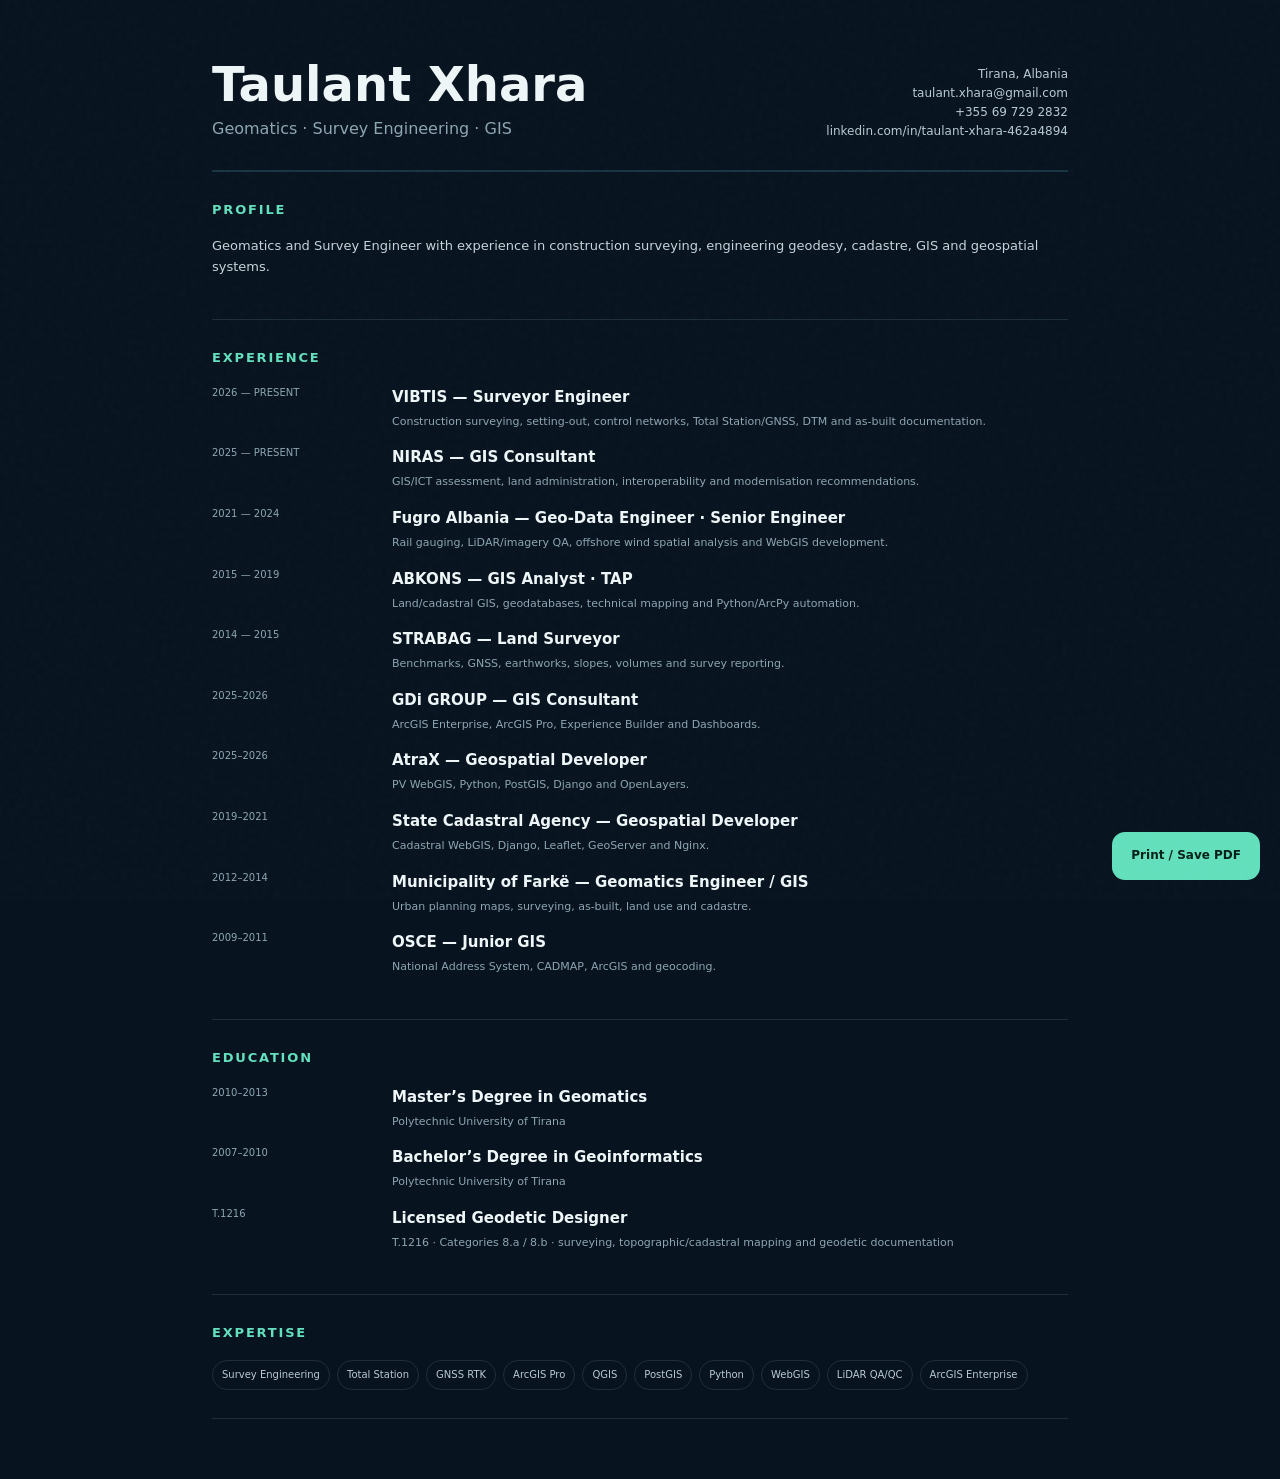
<file: en/cv-public.html>
<!doctype html><html lang="en"><head><meta charset="utf-8"><meta name="viewport" content="width=device-width,initial-scale=1"><title>Taulant Xhara — Public CV</title><link rel="icon" href="../assets/favicon.svg"><link rel="stylesheet" href="../assets/style.css"></head><body><main class="public-cv"><div class="cv-head"><div><h1>Taulant Xhara</h1><p>Geomatics · Survey Engineering · GIS</p></div><div class="cv-contact">Tirana, Albania<br>taulant.xhara@gmail.com<br>+355 69 729 2832<br>linkedin.com/in/taulant-xhara-462a4894</div></div><section class="cv-section"><h2>PROFILE</h2><p style="color:#c5d5db;font-size:13px">Geomatics and Survey Engineer with experience in construction surveying, engineering geodesy, cadastre, GIS and geospatial systems.</p></section><section class="cv-section"><h2>EXPERIENCE</h2><div class="cv-job"><time>2026 — PRESENT</time><div><h3>VIBTIS — Surveyor Engineer</h3><p>Construction surveying, setting-out, control networks, Total Station/GNSS, DTM and as-built documentation.</p></div></div><div class="cv-job"><time>2025 — PRESENT</time><div><h3>NIRAS — GIS Consultant</h3><p>GIS/ICT assessment, land administration, interoperability and modernisation recommendations.</p></div></div><div class="cv-job"><time>2021 — 2024</time><div><h3>Fugro Albania — Geo-Data Engineer · Senior Engineer</h3><p>Rail gauging, LiDAR/imagery QA, offshore wind spatial analysis and WebGIS development.</p></div></div><div class="cv-job"><time>2015 — 2019</time><div><h3>ABKONS — GIS Analyst · TAP</h3><p>Land/cadastral GIS, geodatabases, technical mapping and Python/ArcPy automation.</p></div></div><div class="cv-job"><time>2014 — 2015</time><div><h3>STRABAG — Land Surveyor</h3><p>Benchmarks, GNSS, earthworks, slopes, volumes and survey reporting.</p></div></div><div class="cv-job"><time>2025–2026</time><div><h3>GDi GROUP — GIS Consultant</h3><p>ArcGIS Enterprise, ArcGIS Pro, Experience Builder and Dashboards.</p></div></div><div class="cv-job"><time>2025–2026</time><div><h3>AtraX — Geospatial Developer</h3><p>PV WebGIS, Python, PostGIS, Django and OpenLayers.</p></div></div><div class="cv-job"><time>2019–2021</time><div><h3>State Cadastral Agency — Geospatial Developer</h3><p>Cadastral WebGIS, Django, Leaflet, GeoServer and Nginx.</p></div></div><div class="cv-job"><time>2012–2014</time><div><h3>Municipality of Farkë — Geomatics Engineer / GIS</h3><p>Urban planning maps, surveying, as-built, land use and cadastre.</p></div></div><div class="cv-job"><time>2009–2011</time><div><h3>OSCE — Junior GIS</h3><p>National Address System, CADMAP, ArcGIS and geocoding.</p></div></div></section><section class="cv-section"><h2>EDUCATION</h2><div class="cv-job"><time>2010–2013</time><div><h3>Master’s Degree in Geomatics</h3><p>Polytechnic University of Tirana</p></div></div><div class="cv-job"><time>2007–2010</time><div><h3>Bachelor’s Degree in Geoinformatics</h3><p>Polytechnic University of Tirana</p></div></div><div class="cv-job"><time>T.1216</time><div><h3>Licensed Geodetic Designer</h3><p>T.1216 · Categories 8.a / 8.b · surveying, topographic/cadastral mapping and geodetic documentation</p></div></div></section><section class="cv-section"><h2>EXPERTISE</h2><div class="cv-skills"><span>Survey Engineering</span><span>Total Station</span><span>GNSS RTK</span><span>ArcGIS Pro</span><span>QGIS</span><span>PostGIS</span><span>Python</span><span>WebGIS</span><span>LiDAR QA/QC</span><span>ArcGIS Enterprise</span></div></section><a class="btn btn-primary print-btn" href="javascript:window.print()">Print / Save PDF</a></main></body></html>
</file>
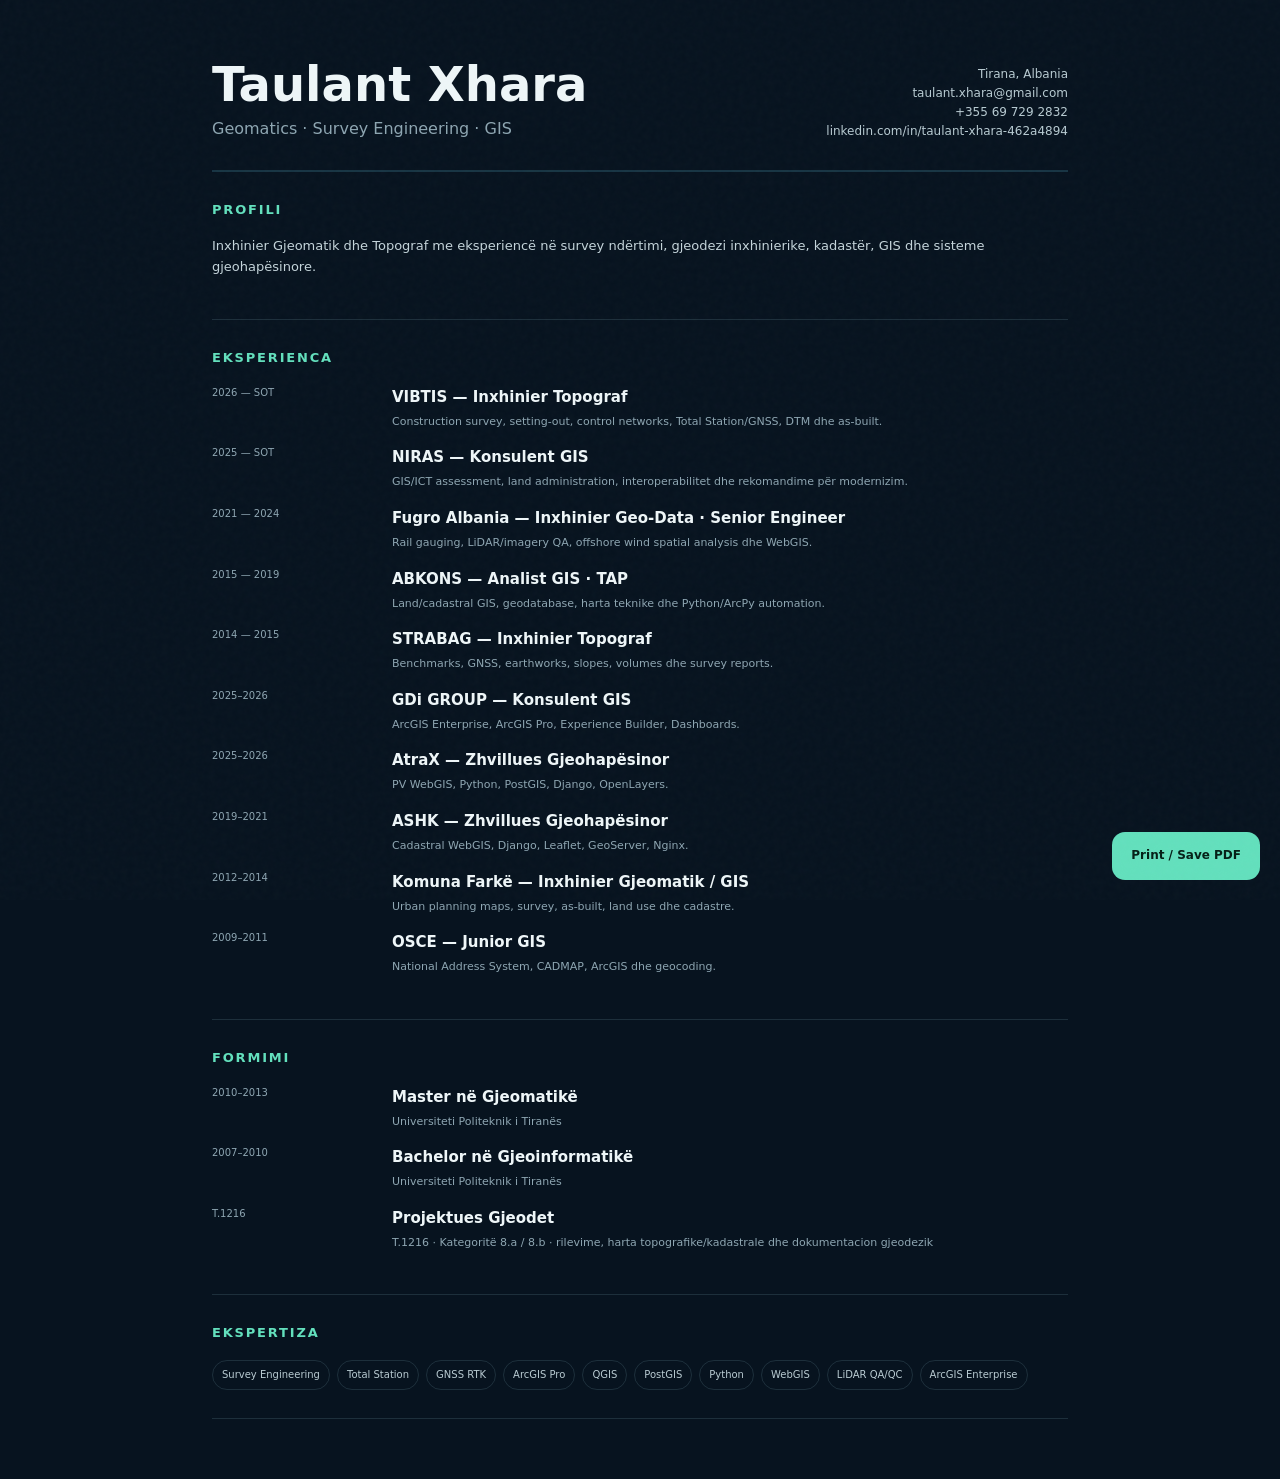
<file: sq/cv-public.html>
<!doctype html><html lang="sq"><head><meta charset="utf-8"><meta name="viewport" content="width=device-width,initial-scale=1"><title>Taulant Xhara — CV Publike</title><link rel="icon" href="../assets/favicon.svg"><link rel="stylesheet" href="../assets/style.css"></head><body><main class="public-cv"><div class="cv-head"><div><h1>Taulant Xhara</h1><p>Geomatics · Survey Engineering · GIS</p></div><div class="cv-contact">Tirana, Albania<br>taulant.xhara@gmail.com<br>+355 69 729 2832<br>linkedin.com/in/taulant-xhara-462a4894</div></div><section class="cv-section"><h2>PROFILI</h2><p style="color:#c5d5db;font-size:13px">Inxhinier Gjeomatik dhe Topograf me eksperiencë në survey ndërtimi, gjeodezi inxhinierike, kadastër, GIS dhe sisteme gjeohapësinore.</p></section><section class="cv-section"><h2>EKSPERIENCA</h2><div class="cv-job"><time>2026 — SOT</time><div><h3>VIBTIS — Inxhinier Topograf</h3><p>Construction survey, setting-out, control networks, Total Station/GNSS, DTM dhe as-built.</p></div></div><div class="cv-job"><time>2025 — SOT</time><div><h3>NIRAS — Konsulent GIS</h3><p>GIS/ICT assessment, land administration, interoperabilitet dhe rekomandime për modernizim.</p></div></div><div class="cv-job"><time>2021 — 2024</time><div><h3>Fugro Albania — Inxhinier Geo-Data · Senior Engineer</h3><p>Rail gauging, LiDAR/imagery QA, offshore wind spatial analysis dhe WebGIS.</p></div></div><div class="cv-job"><time>2015 — 2019</time><div><h3>ABKONS — Analist GIS · TAP</h3><p>Land/cadastral GIS, geodatabase, harta teknike dhe Python/ArcPy automation.</p></div></div><div class="cv-job"><time>2014 — 2015</time><div><h3>STRABAG — Inxhinier Topograf</h3><p>Benchmarks, GNSS, earthworks, slopes, volumes dhe survey reports.</p></div></div><div class="cv-job"><time>2025–2026</time><div><h3>GDi GROUP — Konsulent GIS</h3><p>ArcGIS Enterprise, ArcGIS Pro, Experience Builder, Dashboards.</p></div></div><div class="cv-job"><time>2025–2026</time><div><h3>AtraX — Zhvillues Gjeohapësinor</h3><p>PV WebGIS, Python, PostGIS, Django, OpenLayers.</p></div></div><div class="cv-job"><time>2019–2021</time><div><h3>ASHK — Zhvillues Gjeohapësinor</h3><p>Cadastral WebGIS, Django, Leaflet, GeoServer, Nginx.</p></div></div><div class="cv-job"><time>2012–2014</time><div><h3>Komuna Farkë — Inxhinier Gjeomatik / GIS</h3><p>Urban planning maps, survey, as-built, land use dhe cadastre.</p></div></div><div class="cv-job"><time>2009–2011</time><div><h3>OSCE — Junior GIS</h3><p>National Address System, CADMAP, ArcGIS dhe geocoding.</p></div></div></section><section class="cv-section"><h2>FORMIMI</h2><div class="cv-job"><time>2010–2013</time><div><h3>Master në Gjeomatikë</h3><p>Universiteti Politeknik i Tiranës</p></div></div><div class="cv-job"><time>2007–2010</time><div><h3>Bachelor në Gjeoinformatikë</h3><p>Universiteti Politeknik i Tiranës</p></div></div><div class="cv-job"><time>T.1216</time><div><h3>Projektues Gjeodet</h3><p>T.1216 · Kategoritë 8.a / 8.b · rilevime, harta topografike/kadastrale dhe dokumentacion gjeodezik</p></div></div></section><section class="cv-section"><h2>EKSPERTIZA</h2><div class="cv-skills"><span>Survey Engineering</span><span>Total Station</span><span>GNSS RTK</span><span>ArcGIS Pro</span><span>QGIS</span><span>PostGIS</span><span>Python</span><span>WebGIS</span><span>LiDAR QA/QC</span><span>ArcGIS Enterprise</span></div></section><a class="btn btn-primary print-btn" href="javascript:window.print()">Print / Save PDF</a></main></body></html>
</file>
<file: assets/style.css>
:root{--bg:#07131f;--bg2:#0a1926;--panel:#0d202f;--panel2:#102938;--text:#eef6f8;--muted:#8ea6b2;--soft:#c7d6dc;--line:rgba(143,190,207,.16);--line2:rgba(143,190,207,.28);--mint:#63e0bd;--cyan:#6fbcff;--amber:#f0bf69;--shell:1180px;--radius:24px;--shadow:0 18px 55px rgba(0,0,0,.24)}
*{box-sizing:border-box}html{scroll-behavior:smooth}body{margin:0;font-family:Inter,ui-sans-serif,system-ui,-apple-system,BlinkMacSystemFont,"Segoe UI",sans-serif;background:var(--bg);color:var(--text);line-height:1.6;overflow-x:hidden}a{color:inherit}.shell{width:min(var(--shell),calc(100% - 42px));margin:auto}
body:before{content:"";position:fixed;inset:0;pointer-events:none;opacity:.025;z-index:999;background-image:url("data:image/svg+xml,%3Csvg viewBox='0 0 180 180' xmlns='http://www.w3.org/2000/svg'%3E%3Cfilter id='n'%3E%3CfeTurbulence type='fractalNoise' baseFrequency='.85' numOctaves='3'/%3E%3C/filter%3E%3Crect width='100%25' height='100%25' filter='url(%23n)'/%3E%3C/svg%3E")}
.nav{position:sticky;top:0;z-index:100;background:rgba(7,19,31,.84);backdrop-filter:blur(18px);border-bottom:1px solid rgba(255,255,255,.055)}.nav-inner{height:76px;display:flex;align-items:center;justify-content:space-between;gap:20px}.brand{display:flex;align-items:center;gap:12px;text-decoration:none}.brand-symbol{width:42px;height:42px;display:grid;place-items:center;border:1px solid var(--line2);border-radius:12px;font-size:12px;font-weight:900;letter-spacing:.12em;color:var(--mint);background:linear-gradient(145deg,rgba(99,224,189,.09),rgba(111,188,255,.04))}.brand-text{display:flex;flex-direction:column;line-height:1.18}.brand-text strong{font-size:14px;letter-spacing:.04em}.brand-text small{font-size:9px;color:var(--muted);letter-spacing:.11em;text-transform:uppercase;margin-top:3px}.nav-links{display:flex;align-items:center;gap:22px}.nav-links a{font-size:12px;text-decoration:none;color:var(--muted);font-weight:650}.nav-links a:hover{color:white}.nav-cta{color:var(--text)!important;border:1px solid var(--line2);padding:9px 13px;border-radius:999px}.lang-link{border-left:1px solid var(--line2);padding-left:20px!important;color:var(--mint)!important;font-weight:900!important}.menu-btn{display:none;background:none;border:0;color:white;font-size:24px}
.hero{min-height:760px;position:relative;overflow:hidden;border-bottom:1px solid var(--line);background:radial-gradient(circle at 82% 30%,rgba(99,224,189,.11),transparent 28rem),radial-gradient(circle at 14% 50%,rgba(111,188,255,.075),transparent 32rem),linear-gradient(180deg,#07131f,#081621 70%,#07131f)}.grid-bg{position:absolute;inset:0;opacity:.34;background-image:linear-gradient(rgba(123,173,190,.045) 1px,transparent 1px),linear-gradient(90deg,rgba(123,173,190,.045) 1px,transparent 1px);background-size:48px 48px;mask-image:linear-gradient(to bottom,black,transparent 88%)}.contour-bg{position:absolute;right:-70px;top:0;width:56%;height:100%;opacity:.12;background-image:url("data:image/svg+xml,%3Csvg width='900' height='900' viewBox='0 0 900 900' xmlns='http://www.w3.org/2000/svg'%3E%3Cg fill='none' stroke='%2363e0bd' stroke-width='1.2'%3E%3Cpath d='M-40 160 C120 20 240 250 410 120 S760 60 930 220'/%3E%3Cpath d='M-60 210 C110 70 255 300 430 165 S770 120 940 275'/%3E%3Cpath d='M-70 270 C100 125 270 355 450 220 S790 185 950 330'/%3E%3Cpath d='M-80 345 C120 185 290 420 475 285 S810 255 970 400'/%3E%3Cpath d='M-85 430 C125 270 310 500 505 370 S830 335 980 490'/%3E%3Cpath d='M-90 525 C135 360 330 590 540 455 S850 435 1000 585'/%3E%3Cpath d='M-100 630 C145 465 355 675 570 550 S870 535 1010 680'/%3E%3C/g%3E%3C/svg%3E");background-size:cover;background-position:center}.hero-grid{position:relative;z-index:2;display:grid;grid-template-columns:1.08fr .92fr;gap:60px;align-items:center;padding:92px 0 62px}.status-pill{display:inline-flex;align-items:center;gap:10px;border:1px solid var(--line2);border-radius:999px;padding:8px 12px;color:var(--mint);font-size:10px;font-weight:900;letter-spacing:.12em}.status-dot{width:7px;height:7px;border-radius:50%;background:var(--mint);box-shadow:0 0 16px var(--mint)}.hero h1{font-size:clamp(52px,7vw,90px);line-height:.97;letter-spacing:-.057em;margin:28px 0 24px;font-weight:850}.hero h1 span{color:var(--mint)}.hero-lead{font-size:17px;color:var(--soft);max-width:720px;margin:0 0 30px}.hero-actions{display:flex;gap:12px;flex-wrap:wrap}.btn{min-height:48px;display:inline-flex;align-items:center;justify-content:center;gap:12px;padding:0 18px;border-radius:13px;text-decoration:none;font-size:12px;font-weight:850;border:1px solid var(--line2);transition:.2s}.btn:hover{transform:translateY(-2px)}.btn-primary{background:var(--mint);color:#052017;border-color:transparent}.btn-secondary{background:rgba(255,255,255,.025);color:white}.hero-meta{display:flex;gap:34px;margin-top:42px;padding-top:25px;border-top:1px solid var(--line)}.hero-meta div{display:flex;flex-direction:column}.hero-meta b{font-size:18px}.hero-meta span{font-size:10px;color:var(--muted);text-transform:uppercase;letter-spacing:.08em;margin-top:2px}
.survey-visual{min-height:520px;display:grid;place-items:center}.survey-frame{position:relative;width:450px;height:450px;border:1px solid var(--line2);border-radius:26px;background:linear-gradient(145deg,rgba(10,31,43,.62),rgba(7,22,31,.84));box-shadow:var(--shadow);overflow:hidden}.survey-frame:before{content:"";position:absolute;inset:0;background-image:linear-gradient(rgba(99,224,189,.035) 1px,transparent 1px),linear-gradient(90deg,rgba(99,224,189,.035) 1px,transparent 1px);background-size:36px 36px}.survey-svg{position:absolute;inset:28px;width:calc(100% - 56px);height:calc(100% - 56px)}.visual-label{position:absolute;left:22px;top:20px;font-size:9px;letter-spacing:.14em;color:var(--mint);font-weight:900}.visual-chip{position:absolute;padding:10px 12px;border:1px solid var(--line2);border-radius:12px;background:rgba(7,26,37,.88);font-size:10px;color:#c9d9df;box-shadow:0 8px 25px rgba(0,0,0,.24)}.v1{right:18px;top:64px}.v2{left:18px;bottom:70px}.v3{right:28px;bottom:20px}.hero-strip{position:relative;z-index:3;border-top:1px solid var(--line);background:rgba(5,15,25,.72)}.strip-grid{min-height:58px;display:grid;grid-template-columns:repeat(5,1fr);align-items:center}.strip-grid span{text-align:center;font-size:9px;color:#718c98;letter-spacing:.11em}.strip-grid span+span{border-left:1px solid var(--line)}
.section{padding:102px 0}.alt{background:linear-gradient(180deg,rgba(255,255,255,.012),rgba(255,255,255,.006));border-top:1px solid rgba(255,255,255,.04);border-bottom:1px solid rgba(255,255,255,.04)}.section-header{display:grid;grid-template-columns:1fr 420px;gap:60px;align-items:end;margin-bottom:46px;position:relative}.section-index{position:absolute;left:-5px;top:-52px;font-size:74px;font-weight:900;color:rgba(255,255,255,.025);letter-spacing:-.06em}.eyebrow{margin:0 0 8px;color:var(--mint);font-size:10px;font-weight:900;letter-spacing:.15em}.section-header h2,.contact-card h2{font-size:clamp(34px,4.2vw,54px);line-height:1.07;letter-spacing:-.04em;margin:0}.section-header h2 span,.contact-card h2 span{color:var(--mint)}.section-intro{color:var(--muted);font-size:14px;margin:0;max-width:420px}
.profile-grid{display:grid;grid-template-columns:.9fr 1.1fr;gap:18px}.statement-card,.workflow-card{border:1px solid var(--line);border-radius:var(--radius);background:linear-gradient(145deg,rgba(16,41,56,.76),rgba(8,25,36,.74));padding:32px;position:relative;overflow:hidden}.quote-mark{font-size:78px;line-height:.7;color:rgba(99,224,189,.20);font-family:Georgia,serif}.statement-card p{font-size:18px;line-height:1.68;color:#c9d8de;margin:12px 0 24px}.statement-card b{color:white}.signature{font-size:10px;color:var(--muted);letter-spacing:.14em}.card-label{font-size:9px;color:var(--mint);letter-spacing:.15em;font-weight:900;margin-bottom:24px}.workflow-line{display:grid;grid-template-columns:1fr 24px 1fr 24px 1fr 24px 1fr 24px 1fr;align-items:center;gap:4px}.workflow-line div{min-height:120px;border:1px solid var(--line);border-radius:14px;padding:16px 12px;display:flex;flex-direction:column;justify-content:center;background:rgba(255,255,255,.018)}.workflow-line div b{font-size:10px;color:var(--mint)}.workflow-line div span{font-size:13px;font-weight:850;margin:8px 0 4px}.workflow-line div small{font-size:9px;color:var(--muted);line-height:1.45}.workflow-line i{height:1px;background:linear-gradient(90deg,var(--line2),rgba(99,224,189,.45))}
.expertise-grid{display:grid;grid-template-columns:repeat(5,1fr);gap:12px}.expertise-card{padding:24px 20px;border:1px solid var(--line);border-radius:20px;background:linear-gradient(155deg,rgba(15,39,53,.75),rgba(9,27,38,.72));min-height:280px;transition:.25s}.expertise-card:hover{transform:translateY(-4px);border-color:rgba(99,224,189,.28)}.expertise-card.featured{background:linear-gradient(155deg,rgba(99,224,189,.10),rgba(9,27,38,.76));border-color:rgba(99,224,189,.27)}.card-top{display:flex;justify-content:space-between;align-items:center}.expertise-icon{width:40px;height:40px;border-radius:12px;background:rgba(99,224,189,.08);border:1px solid rgba(99,224,189,.14);display:grid;place-items:center;color:var(--mint);font-size:20px}.expertise-no{font-size:9px;color:#55707c}.expertise-card h3{font-size:17px;margin:24px 0 9px}.expertise-card p{font-size:12px;color:var(--muted);margin:0}.chips{display:flex;flex-wrap:wrap;gap:6px;margin-top:20px}.chips span{font-size:8px;padding:5px 8px;border-radius:999px;border:1px solid var(--line);color:#9cb4be;background:rgba(255,255,255,.017)}
.deliverables{display:grid;grid-template-columns:repeat(6,1fr);gap:10px;margin-top:18px}.deliverable{border:1px solid var(--line);border-radius:16px;padding:16px;background:rgba(255,255,255,.018);min-height:150px}.deliverable svg{width:100%;height:60px;margin-bottom:10px}.deliverable b{display:block;font-size:12px}.deliverable span{font-size:9px;color:var(--muted)}
.case-grid{display:grid;grid-template-columns:repeat(2,1fr);gap:16px}.case{border:1px solid var(--line);border-radius:22px;background:linear-gradient(145deg,rgba(14,36,50,.78),rgba(8,25,36,.74));overflow:hidden;box-shadow:0 8px 30px rgba(0,0,0,.12)}.case-visual{height:210px;position:relative;background:linear-gradient(180deg,rgba(99,224,189,.035),rgba(111,188,255,.018));border-bottom:1px solid var(--line)}.case-visual svg{width:100%;height:100%}.case-body{padding:26px}.case-kicker{font-size:9px;color:var(--mint);letter-spacing:.12em;font-weight:900}.case h3{font-size:23px;line-height:1.2;margin:8px 0 9px}.case p{font-size:13px;color:var(--muted);margin:0 0 16px}.case-flow{display:flex;align-items:center;flex-wrap:wrap;gap:7px;margin:14px 0 16px}.case-flow span{font-size:8px;border:1px solid var(--line);border-radius:999px;padding:5px 8px;color:#94aeb8}.case-flow i{font-style:normal;color:#4b6671}.case-footer{display:flex;justify-content:space-between;align-items:center;gap:12px;border-top:1px solid var(--line);padding-top:15px}.case-footer small{font-size:9px;color:#708994}.source-link{font-size:9px;color:var(--cyan);text-decoration:none}
.xp-primary{display:grid;grid-template-columns:repeat(5,1fr);gap:12px}.xp-card{border:1px solid var(--line);border-radius:18px;padding:22px;background:rgba(12,34,47,.72);min-height:240px;display:flex;flex-direction:column}.xp-date{font-size:9px;color:var(--mint);letter-spacing:.1em}.xp-card h3{font-size:18px;margin:20px 0 2px}.xp-role{font-size:10px;color:#c5d4da;min-height:36px}.xp-card p{font-size:11px;color:var(--muted);margin:12px 0 0}.xp-tags{display:flex;gap:5px;flex-wrap:wrap;margin-top:auto;padding-top:18px}.xp-tags span{font-size:8px;border:1px solid var(--line);border-radius:999px;padding:4px 7px;color:#7f99a5}.earlier{margin-top:22px;border:1px solid var(--line);border-radius:18px;overflow:hidden}.earlier-head{display:flex;justify-content:space-between;align-items:center;padding:16px 20px;background:rgba(255,255,255,.02);border-bottom:1px solid var(--line)}.earlier-head b{font-size:12px}.earlier-head span{font-size:9px;color:var(--muted)}.earlier-grid{display:grid;grid-template-columns:repeat(5,1fr)}.earlier-item{padding:18px;border-right:1px solid var(--line)}.earlier-item:last-child{border-right:0}.earlier-item b{display:block;font-size:12px}.earlier-item span{font-size:9px;color:var(--mint)}.earlier-item p{font-size:10px;color:var(--muted);margin:7px 0 0}
.education-grid{display:grid;grid-template-columns:repeat(3,1fr);gap:14px}.edu-card{min-height:220px;padding:26px;border:1px solid var(--line);border-radius:20px;background:linear-gradient(155deg,rgba(15,39,53,.72),rgba(9,27,38,.7))}.edu-year{font-size:9px;color:var(--mint);letter-spacing:.14em;font-weight:900}.edu-card h3{font-size:20px;margin:32px 0 8px}.edu-card p{font-size:13px;color:#c6d5db;margin:0 0 10px}.edu-card small{font-size:10px;color:var(--muted)}.license-card{border-color:rgba(99,224,189,.26);background:linear-gradient(155deg,rgba(99,224,189,.08),rgba(9,27,38,.72))}
.contact-section{padding:40px 0 100px}.contact-card{border:1px solid rgba(99,224,189,.24);border-radius:30px;padding:46px;background:radial-gradient(circle at 8% 20%,rgba(99,224,189,.11),transparent 22rem),linear-gradient(145deg,rgba(15,41,55,.92),rgba(8,27,38,.9));display:grid;grid-template-columns:.8fr 1.2fr;gap:80px;align-items:end}.contact-card h2{margin-top:10px;font-size:58px}.contact-right p{color:var(--muted);max-width:560px;margin:0 0 24px}.contact-links{display:flex;flex-direction:column;gap:10px;margin-bottom:28px}.contact-links a{font-size:13px;text-decoration:none;color:#cadde3}.contact-links a:hover{color:var(--mint)}.reference-note{font-size:10px;color:#718b96;margin:12px 0 24px}.contact-buttons{display:flex;gap:10px;flex-wrap:wrap}footer{border-top:1px solid var(--line);padding:28px 0 44px}.footer-inner{display:flex;justify-content:space-between;color:#5f7782;font-size:10px;letter-spacing:.08em;text-transform:uppercase}
.public-cv{max-width:900px;margin:60px auto;padding:0 22px}.cv-head{display:flex;justify-content:space-between;gap:30px;align-items:end;border-bottom:2px solid #183544;padding-bottom:28px}.cv-head h1{font-size:48px;margin:0;line-height:1}.cv-head p{color:var(--muted);margin:8px 0 0}.cv-contact{font-size:12px;color:#b8cbd2;text-align:right}.cv-section{padding:28px 0;border-bottom:1px solid var(--line)}.cv-section h2{font-size:13px;letter-spacing:.14em;color:var(--mint);margin:0 0 16px}.cv-job{display:grid;grid-template-columns:160px 1fr;gap:20px;margin:15px 0}.cv-job time{font-size:10px;color:var(--muted)}.cv-job h3{font-size:15px;margin:0 0 4px}.cv-job p{font-size:11px;color:var(--muted);margin:0}.cv-skills{display:flex;flex-wrap:wrap;gap:7px}.cv-skills span{font-size:10px;border:1px solid var(--line);padding:6px 9px;border-radius:999px;color:#b9cbd2}.print-btn{position:fixed;right:20px;bottom:20px}
@media(max-width:1050px){.hero-grid{grid-template-columns:1fr}.survey-visual{min-height:480px}.section-header{grid-template-columns:1fr}.expertise-grid{grid-template-columns:repeat(2,1fr)}.deliverables{grid-template-columns:repeat(3,1fr)}.xp-primary{grid-template-columns:repeat(2,1fr)}.earlier-grid{grid-template-columns:repeat(2,1fr)}.earlier-item{border-bottom:1px solid var(--line)}.contact-card{grid-template-columns:1fr;gap:35px}}
@media(max-width:720px){.shell{width:min(100% - 28px,var(--shell))}.nav-links{display:none;position:absolute;top:68px;left:14px;right:14px;padding:16px;background:#081a26;border:1px solid var(--line2);border-radius:16px;flex-direction:column;align-items:stretch}.nav-links.open{display:flex}.menu-btn{display:block}.lang-link{border-left:0;padding-left:0!important}.hero{min-height:auto}.hero-grid{padding:56px 0 44px}.hero h1{font-size:52px}.hero-meta{gap:18px;flex-wrap:wrap}.survey-visual{min-height:380px}.survey-frame{width:330px;height:330px}.visual-chip{font-size:8px}.strip-grid{grid-template-columns:1fr 1fr}.strip-grid span{padding:12px 0;border-bottom:1px solid var(--line)}.strip-grid span+span{border-left:0}.section{padding:78px 0}.section-index{font-size:56px;top:-42px}.profile-grid{grid-template-columns:1fr}.workflow-line{grid-template-columns:1fr;gap:8px}.workflow-line i{display:none}.expertise-grid,.case-grid,.education-grid,.xp-primary,.deliverables,.earlier-grid{grid-template-columns:1fr}.earlier-item{border-right:0}.contact-card{padding:30px 24px}.contact-card h2{font-size:46px}.footer-inner{flex-direction:column;gap:8px}.cv-head{flex-direction:column;align-items:flex-start}.cv-contact{text-align:left}.cv-job{grid-template-columns:1fr}.print-btn{position:static;margin:20px}}
@media print{body{background:white;color:#111}.nav,.print-btn,footer{display:none!important}.public-cv{max-width:none;margin:0;padding:0}.cv-head,.cv-section{border-color:#bbb}.cv-head p,.cv-contact,.cv-job time,.cv-job p{color:#444}.cv-section h2{color:#145a4c}.cv-skills span{border-color:#aaa;color:#222}}
</file>
